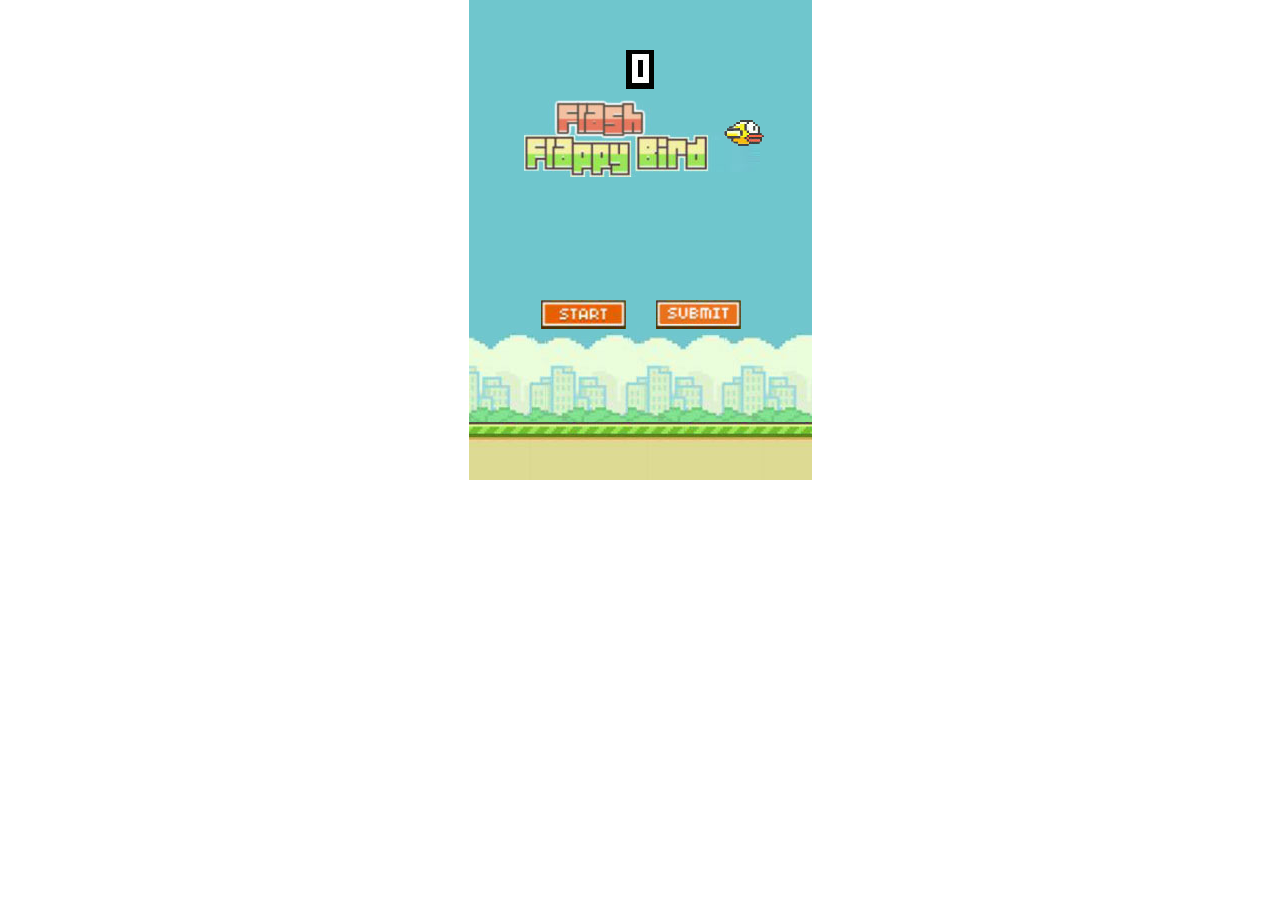
<file: Flappy bird/index.html>
<!DOCTYPE html>
<html>
	<head>
		<meta charset="UTF-8">
		<title>Flappy bird</title>
		<meta name="viewport" content="width=device-width, initial-scale=1.0, maximum-scale=1.0, user-scalable=0" />
		<link rel="stylesheet" href="css/bird.css" />
	</head>
	<body>
	<div class="fb_wrap" id="fbWrap">
		<!-- 游戏初始 -->
		<div class="game_start">
			<div class="scoring" id="scoring">
				<img src="images/0.jpg" alt="" />
			</div>
			<div class="head" id="head">
				<img src="images/head.jpg" alt="" />
				<span></span>
			</div>
			<div class="btns" id="btns">
				<span class="start_btn" id="start"></span>
				<span class="submit_btn" id="submit"></span>
			</div>
		</div>

		<!-- 移动条 -->
		<div class="slider">
			<img src="images/slider.jpg" alt="" />
			<img src="images/slider.jpg" alt="" />
		</div>

		<!-- 鸟 -->
		<div class="bird" id="flappyBird">
			<img src="images/bird0.png" alt="" />
		</div>

		<!-- 管道 -->
		<ul class="pipe_wrap" id="pipeWrap">              
			<!-- <li class="pipe" style="left:200px;">
				<div class="top_pipe">
					<div style="height:120px;"></div>
				</div>
				<div class="bottom_pipe">
					<div style="height:180px;"></div>
				</div>
			</li> -->
		</ul>

		<!-- 游戏结束 -->
		<div class="gameover_wrap">
			<div class="g_img" id="gameover">
				<img src="images/game_over.jpg" alt="" />
			</div>
			<div class="g_msg" id="message">
				<span id="endScoring">1</span>
				<em id="oldScoring">2</em>
			</div>
			<div class="g_btn" id="okBtn">
				<img src="images/ok.jpg" alt="" />
			</div>
		</div>
		
		<!-- 游戏音乐 -->
		<audio id="gameMusic" loop src="source/game_music.mp3"></audio>
		<audio id="bullet" src="source/bullet.mp3"></audio>
		<audio id="gameOverMusic" src="source/game_over.mp3"></audio>
	</div>
	</body>
	<script type="text/javascript" src="js/game.js"></script>
</html>
</file>
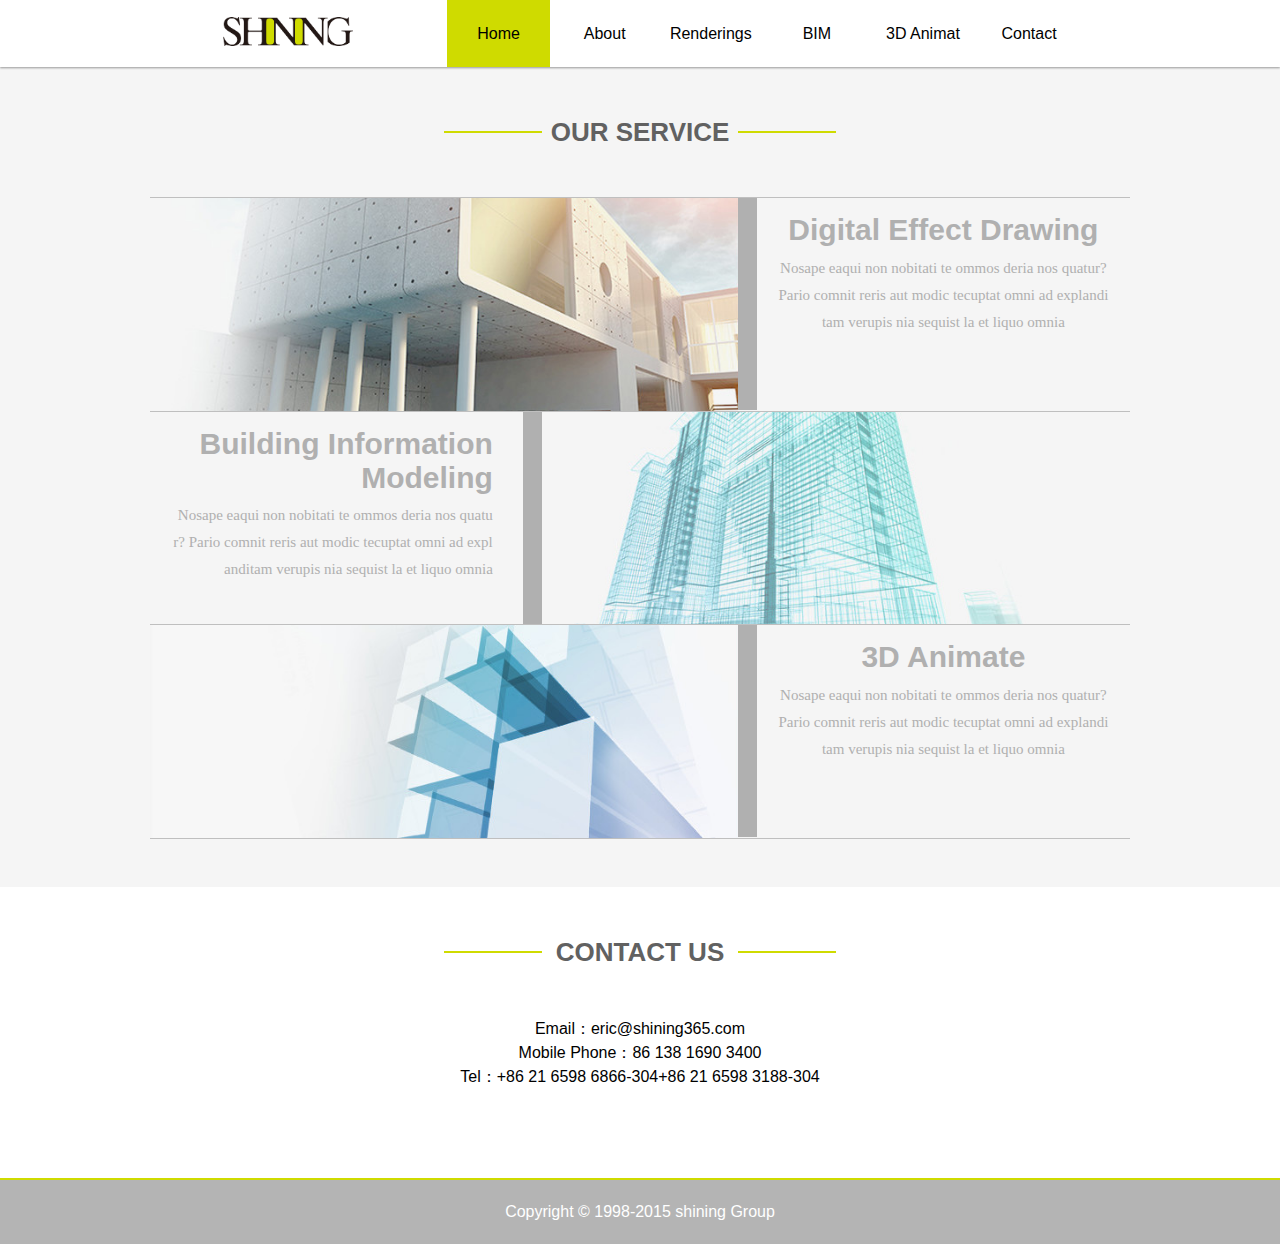
<file: 写意英文网/index.html>
<!DOCTYPE html>
<html>

	<head>
		<meta name="viewport" content="width=device-width,initial-scale=1,minimum-scale=1,maximum-scale=1,user-scalable=no" />
		<meta charset="utf-8" />
		<title>Shining for English</title>
		<link rel="stylesheet" type="text/css" href="css/reset.css" />
		<link rel="stylesheet" type="text/css" href="css/common.css" />
		<link rel="stylesheet" type="text/css" href="css/nav.css" />
		<!--<link rel="stylesheet" type="text/css" href="css/footer.css" />-->
		<link rel="stylesheet" type="text/css" href="css/footer2.css" />
		<link rel="stylesheet" type="text/css" href="css/about.css" />
		<link rel="stylesheet" type="text/css" href="css/index.css" />
		<script src="js/jquery-1.11.3.min.js" type="text/javascript" charset="utf-8"></script>
	</head>

	<body>
		<div id="wrap">
			<!--头部-->
			<div id="head">
				<div class="head_wrap">
					<div class="j_nav_wrap">

						<!--导航栏-->
						<ul class="j_nav">
							<li class="j_nativ_logo">
								<div class="logo_wrap">
									<a href="###"><img src="img/shininglogo.png" alt="写意集团" /></a>
								</div>
							</li>
							<input type="button" name="buttonnav" id="buttonnav" value="" />
							<ul class="j_nativ_list">
								<li class="j_nativ_list1"></li>
								<li class="j_nativ_list1"></li>
								<li class="j_nativ_list1"></li>
								<li class="j_nativ_list1"></li>
								<li class="j_nativ_list1"></li>
								<li class="j_nativ_list1"></li>
							</ul>
							<ul class="j_nativ_list">
								<li class="j_nativ_list1 j_nativ_listgreen"><a href="index.html">Home</a></li>
								<li class="j_nativ_list1"><a href="html/about.html">About</a></li>
								<li class="j_nativ_list1"><a href="html/drawing.html">Renderings</a></li>
								<li class="j_nativ_list1"><a href="html/bim.html">BIM</a></li>
								<li class="j_nativ_list1"><a href="html/3Danimate.html">3D Animat</a></li>
								<li class="j_nativ_list1"><a href="html/contact_us.html">Contact</a></li>
							</ul>
						</ul>
					</div>
				</div>
			</div>

			<div class="aboutwrap padding">
				<div class="j_content_wrap">
					<div class="j_content">
						<!--<div class="j_content_img"><img src="../img/about_logo.jpg" /></div>-->
						<div class="footer_wrap1">
							<div class="j_contact_us">
								<div class="title_wrap">
									<div class="line_title">
										<i></i>
										<span>OUR SERVICE</span>
										<i></i>
									</div>
								</div>
							</div>
						</div>

						<div class="j_ourservice">
							
							
							
							<ul class="j_ourservice_list">
								<li class="j_ourservice_list_img">
									<a href="###">
										<span class="displaya">
											<img  class="needfirst"  src="img/en_a1.jpg" /><img src="img/en_a2.jpg" />
										</span>
										
									</a>
								</li>
								<li class="j_ourservice_list_column"></li>
								<li class="j_ourservice_list_text">
									<h6>Digital Effect Drawing</h6>
									<p>Nosape eaqui non nobitati te ommos deria nos quatur? Pario comnit reris aut modic tecuptat omni ad explanditam verupis nia sequist la et liquo omnia </p>
								</li>
							</ul>
							
							
							
							
							<ul class="j_ourservice_list">
								<li class="j_ourservice_list_img">
									<a href="###">
										<span class="displaya">
										<img class="needfirst" src="img/en_b1.jpg" /><img src="img/en_b2.jpg" />
										</span>
									</a>
								</li>
								<li class="j_ourservice_list_column"></li>
								<li class="j_ourservice_list_text">
									<h6>Building Information Modeling</h6>
									<p>Nosape eaqui non nobitati te ommos deria nos quatur? Pario comnit reris aut modic tecuptat omni ad explanditam verupis nia sequist la et liquo omnia</p>
								</li>
							</ul>
							
							
							
							<ul class="j_ourservice_list">
								<li class="j_ourservice_list_img">
									<a href="###">
										<span class="displaya">
										<img class="needfirst" src="img/en_c1.jpg" /><img src="img/en_c2.jpg" />
									</span>
									</a>
								</li>
								<li class="j_ourservice_list_column"></li>
								<li class="j_ourservice_list_text">
									<h6>3D Animate</h6>
									<p>Nosape eaqui non nobitati te ommos deria nos quatur? Pario comnit reris aut modic tecuptat omni ad explanditam verupis nia sequist la et liquo omnia</p>
								</li>
							</ul>
							
							
							
						</div>

					</div>
				</div>
			</div>

		</div>
		</div>
		<!--底部-->
		<!--CONTACT US-->
		<div id="footer">
			<div class="footer_wrap1">

				<div class="j_contact_us">
					<div class="title_wrap">

						<div class="line_title">
							<i></i>
							<span>CONTACT US</span>
							<i></i>
						</div>
					</div>
					<ul class="j_contact_us_list">
						<li class="j_email">Email：eric@shining365.com</li>
						<li class="j_mobilephone">Mobile Phone：86 138 1690 3400</li>
						<li class="j_tel"><span>Tel：+86 21 6598 6866-304</span><span>+86 21 6598 3188-304</span></li>
					</ul>

				</div>
				<div class="j_footer">
					<span class="j_copyright">
	Copyright © 1998-2015 shining Group
	</span>
				</div>
			</div>
		</div>

		</div>

		</div>
	</body>
	<script src="js/index.js" type="text/javascript" charset="utf-8"></script>
	<script src="js/nav.js" type="text/javascript" charset="utf-8"></script>

</html>
</file>
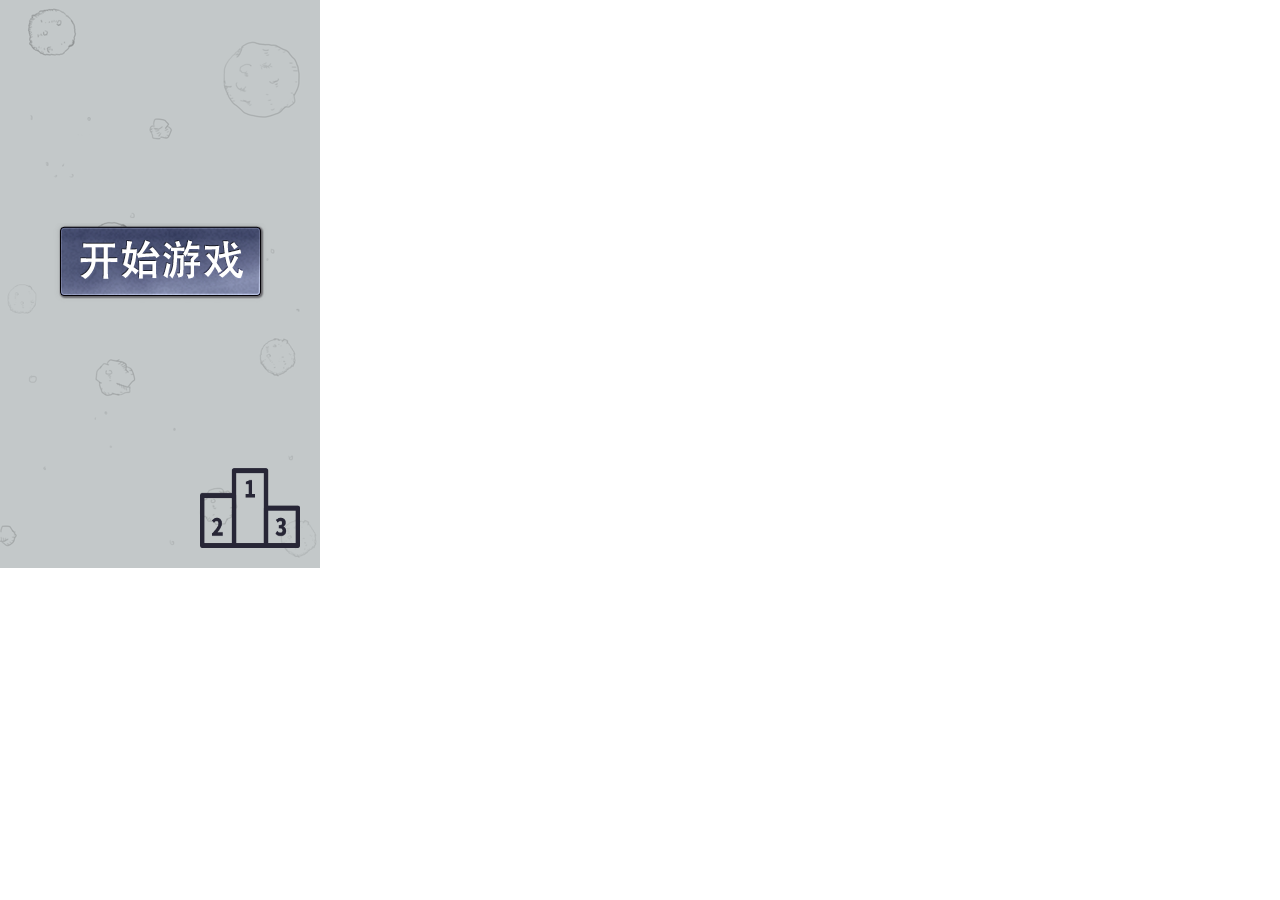
<file: 微信飞机大战1.0/index.html>
<!--
	1. 预加载模块，菜单界面，排行榜
	2. 服务器储存
	3. 游戏功能
	 3.1 降落伞道具
-->

<!DOCTYPE html>
<html>

	<head>
		<meta charset="utf-8">
		<meta name="viewport" content="initial-scale=1.0, maximum-scale=1.0, user-scalable=no" />
		<title>打飞机</title>
		<link rel="stylesheet" href="css/reset.css" />
		<style type="text/css">
			.loading {
				position: absolute;
				text-align: center;
				vertical-align: middle;
				background-image: url(img/plane/background.png);
				background-size: 100% 100%;
			}
			
			.loading img {
				top: 50%;
				left: 50%;
				position: absolute;
				margin-top: -15px;
				margin-left: -15px;
			}
			
			canvas {
				position: absolute;
				display: none;
			}
			
			.score {
				position: absolute;
				top: 20px;
				left: 20px;
				font-size: 2em;
			}
			/*开始界面布局*/
			
			.entry {
				background-image: url(img/plane/background.png);
				position: relative;
				overflow: hidden;
				z-index: 5;
			}
			
			.start {
				display: block;
				margin: 0 auto;
				margin-top: 50%;
			}
			
			.Ftitle {
				width: 200px;
				height: 70px;
				text-align: center;
				line-height: 70px;
				font-weight: bold;
				font-size: 20px;
			}
			
			.rgt {
				width: 200px;
				height: 150px;
				background-color: #c3c8c9;
				border: 1px solid black;
				border-radius: 10px;
				margin: 0 auto;
				margin-top: 50%;
				position: relative;
				display: none;
			}
			
			.Fstart {
				width: 80px;
				height: 20px;
				border: 1px solid black;
				border-radius: 3px;
				text-align: center;
				line-height: 20px;
				float: left;
				position: absolute;
				bottom: 10px;
				left: 10px;
				color: #000000;
				font-weight: bold;
			}
			
			.Framp {
				width: 80px;
				height: 20px;
				border: 1px solid black;
				border-radius: 3px;
				text-align: center;
				line-height: 20px;
				float: right;
				position: absolute;
				bottom: 10px;
				right: 10px;
				color: #000000;
				font-weight: bold;
			}
			
			.Franking {
				width: 100px;
				height: 80px;
				position: absolute;
				bottom: 20px;
				right: 20px;
			}
			
			.FrankingDiv {
				width: 300px;
				height: 70%;
				background-color: #c3c8c9;
				border: 1px solid black;
				border-radius: 10px;
				margin: 0 auto;
				margin-top: 20%;
				position: relative;
				display: none;
			}
			
			.FtitleKing {
				width: 150px;
				height: 30px;
				font-size: 20px;
				text-align: center;
				line-height: 30px;
				margin: 0 auto;
			}
			
			.FReturns {
				width: 100px;
				height: 20px;
				font-size: 20px;
				font-weight: bold;
				position: absolute;
				bottom: 20px;
				left: 20px;
				display: none;
			}
			
			.FRank {
				width: 300px;
				height: 30px;
				overflow: hidden;
				border-bottom: 1px solid black;
				display: flex;
				justify-content: center;
			}
			
			.Fno,
			.Fname,
			.FScore {
				float: left;
				width: 90px;
				height: 25px;
				text-align: center;
				line-height: 25px;
			}
			
			.FPrompt {
				color: red;
				font-size: 12px;
				width: 70px;
				height: 15px;
				position: absolute;
				left: 50%;
				margin-left: -10px;
				display: none;
			}
			
			.FgameMenu {
				width: 200px;
				height: 130px;
				background-color: #c3c8c9;
				border: 1px solid black;
				border-radius: 10px;
				position: absolute;
				top: 50%;
				left: 50%;
				margin-left: -100px;
				margin-top: -65px;
				display: none;
			}
			
			.Fgame {
				width: 80px;
				height: 30px;
				border: 1px solid black;
				border-radius: 3px;
				text-align: center;
				line-height: 30px;
				color: #000000;
				font-weight: bold;
				position: absolute;
				left: 50%;
				bottom: 20px;
				margin-left: -40px;
			}
			
			.FgemaScore {
				color: black;
				font-size: 30px;
				text-align: center;
				height: 50px;
				margin-top: 20px;
			}
		</style>
	</head>

	<body>
		<div class="entry">
			<!--开始游戏按钮-->
			<img src="img/plane/198c05c93875dc53a7ac28a3a814bfe5.png" class="start" />
			<!--输入姓名-->
			<div class="rgt">
				<p class="Ftitle">请输入姓名</p>
				&nbsp;姓名： <input type="text" name="name" value="" class="Finname" />
				<br />
				<p class="FPrompt">请输入正确姓名</p>
				<br />
				<p class="Fstart">进入游戏</p>
				<p class="Framp">返回主页</p>
			</div>
			<!--排行榜-->
			<img src="img/plane/788d2e2569be6ddcad8e4a6a64d06d37.png" class="Franking" />
			<div class="FrankingDiv">
				<p class="FtitleKing">排行榜</p>
				<div class="FRank">
					<p class="Fno">排名</p>
					<p class="Fname">姓名</p>
					<p class="FScore">分数</p>
				</div>
				<!--<div class="FRank"><p class="Fno">排名</p><p class="Fname">姓名</p><p class="FScore">分数</p></div>-->
			</div>
			<p class="FReturns">返回</p>
		</div>
		<div class="loading">
			<img src="img/plane/loading.gif" />
		</div>
		<canvas></canvas>
		<div class="score">得分：0</div>
		<div class="FgameMenu">
			<p class="FgemaScore">得分：10000</p>

			<p class="Fgame">确定</p>
		</div>

		<!--音乐-->
		<div id="audiocontainer" style="display:none">
			<audio id="bgsound" loop="loop" autoplay="autoplay" src="">
			</audio>
			<audio id="bulletsound" src="audio/bullet.mp3">
			</audio>
			<audio id="enemy3sound" src="audio/enemy3_down.mp3">
			</audio>
			<audio id="gameoversound" src="audio/game_over.mp3">
			</audio>
		</div>
	</body>
	<script type="text/javascript">
		var loadDiv = document.querySelector(".loading");
		var loadImg = loadDiv.querySelector("img");
		var canvas = document.querySelector("canvas");
		var scoreDiv = document.querySelector(".score");
		var ctx = canvas.getContext("2d");
		var timer = null;
		var scoreAll = 0;

		var bgsound = document.getElementById('bgsound');
		var bulletsound = document.getElementById('bulletsound');
		var enemy3sound = document.getElementById('enemy3sound');
		var gameoversound = document.getElementById('gameoversound');
		//判断设备是否是pc
		function isPc() { 
			var de = new Array("iPhone", "Android", "iPod", "iPad", "Windows Phone", "SymbianOS");
			var info = navigator.userAgent;
			for(var i = 0; i < de.length; i++) {
				if(info.indexOf(de[i]) > -1) {
					return false;
				}
			}
			return true;
		}
		//更改canvas的大小
		if(isPc()) {
			canvas.width = 320;
			canvas.height = 568;
		} else {
			canvas.width = window.innerWidth;
			canvas.height = window.innerHeight;
		}
		var cw = canvas.width;
		var ch = canvas.height;
		//验证
		//		console.log(canvas.width);
		//		console.log(canvas.height);
		loadDiv.style.width = canvas.width + "px";
		loadDiv.style.height = canvas.height + "px";
		//预加载图片
		var loadArr = [];
		var pair = [];
		var pic_load = ["img/plane/background.png", "img/plane/bomb.png", "img/plane/bullet1.png", "img/plane/bullet2.png", "img/plane/enemy1.png", "img/plane/enemy2.png", "img/plane/enemy3.png", "img/plane/herofly.png", "img/plane/prop.png", "img/plane/bull3.png"];
		for(var i = 0; i < pic_load.length; i++) {
			var img = new Image();
			img.index = i;
			img.src = pic_load[i];
			pair[i] = img;
			img.onload = function() {
				loadArr.push(this);
				if(loadArr.length == pic_load.length) {
					FzqEntry();
				}
			}
		}
		var bgImg = pair[0]; //背景
		var bombImg = pair[1]; //炸弹
		var bull1 = pair[2]; //子弹1
		var bull2 = pair[3]; //子弹2
		var enemy1 = pair[4]; //敌机1
		var enemy2 = pair[5]; //敌机2
		var enemy3 = pair[6] //敌机3
		var hero = pair[7]; //我方飞机
		var prop = pair[8]; //降落伞奖励
		var bull3 = pair[9]; //激光
		function animate() {
			//清空画布
			ctx.clearRect(0, 0, cw, ch);
			//背景滚动
			bgScroll();
			//绘制飞机
			heroPlayer.draw();
			//绘制敌机
			drawEnemy();
			//绘制子弹
			drawBullert();
			//绘制奖励
			drawGift();
			//绘制炸弹图标
			drawBombs();
			/*****/
			drawCirl();
		}
		var typeTime2 = 0;
		var typeTime3 = 0;
		var bombNums = 0;

		function drawGift() {
			var giftNums = fnRand(0, 10000);
			if(bullType == 2 && typeTime2 > 0) {
				typeTime2 -= 30;
			} else if(bullType == 2 && typeTime2 <= 0) {
				bullType = 1;
			}
			if(bullNum == 3 && typeTime3 > 0) {
				typeTime3 -= 30;
			} else {
				bullNum = 8;
			}
			if(giftNums > 9900) {
				var giftKind = fnRand(0, 3);
				var gift = null;
				switch(giftKind) {
					case 1:
						gift = new Gifts(1, fnRand(2, 8), fnRand(0, window.innerWidth - 39), 0, 39, 68);
						break;
					case 2:
						gift = new Gifts(2, fnRand(2, 8), fnRand(0, window.innerWidth - 39), 0, 39, 68);
						break;
					case 3:
						gift = new Gifts(3, fnRand(2, 8), fnRand(0, window.innerWidth - 39), 0, 39, 68);
						break;
					default:
						break;
				}
				giftArrs.push(gift);
			}
			for(var i = 0; i < giftArrs.length; i++) {
				giftArrs[i].move();
				if(isCrash(heroPlayer, giftArrs[i])) {
					switch(giftArrs[i].kind) {
						case 1:
							if(bombNums < 3) {
								bombNums++;
							}
							break;
						case 2:
							bullType = 2;
							typeTime2 = 20000;
							break;
						case 3:
							bullNum = 3;
							typeTime3 = 20000;
							break;
						default:
							break;
					}
					giftArrs.splice(i, 1);
					i--;
				}
			}
		}
		//绘制炸弹图标
		function drawBombs() {
			if(bombNums > 0) {
				for(var i = 0; i < bombNums; i++) {
					ctx.drawImage(bombImg, 30 + 50 * i, window.innerHeight - 65);
				}
			}
		}
		//创建奖励构造函数
		function Gifts(kind, speed, x, y, w, h) {
			this.kind = kind;
			this.speed = speed;
			this.x = x;
			this.y = y;
			this.w = w;
			this.h = h;
		}
		Gifts.prototype.move = function() {
			this.y += this.speed;
			ctx.drawImage(prop, this.w * (this.kind - 1), 0, this.w, this.h, this.x, this.y, this.w, this.h);
		}
		var giftArrs = [];

		

		function bgScroll() {
			bgy += 5;
			bgy > ch ? bgy = 0 : null;
			ctx.drawImage(bgImg, 0, bgy, cw, ch);
			ctx.drawImage(bgImg, 0, bgy - ch, cw, ch);
		}
		//背景滚动参数
		var bgy = 0;
		var heroPlayer = {
			x: cw / 2 - 33,
			y: ch - 82,
			w: 66,
			h: 82,
			picX: 0,
			ex: 0,
			isBol: false,
			flips: 0,
			draw: function() {
				this.flips++;
				//				console.log(this.flips);
				if(this.flips == 5) {
					this.flips = 0;
				}
				if(this.isBol && this.picX != 4) {
					this.picX += 0.1;

					//					alert(1);
					if(submited == 0) {
						submitScore(1);
						submited = 1;
						bulletsound.pause();
						//死亡弹窗
						var FgameMenu = document.querySelector(".FgameMenu");
						var FgameScore = document.querySelector(".FgemaScore");
						ctx.clearRect(0, 0, cw, ch);
						clearInterval(timer);
						bgScroll()
						FgameScore.innerHTML = scoreDiv.innerHTML;
						FgameMenu.style.display = "block";
						scoreDiv.style.display = "none";
						gameoversound.play();
						bgsound.src = "";
						bulletsound.src = "";

					}
				}
				if(!this.isBol && this.picX == 0 && this.flips == 4) {
					this.picX = 1;
				} else if(!this.isBol && this.picX == 1 && this.flips == 4) {
					this.picX = 0;
				}
				ctx.drawImage(hero, this.w * Math.floor(this.picX), 0, this.w, this.h, this.x, this.y, this.w, this.h);
			}
		}
		var enemyArr = []; //用来储存敌机对象
		var enemyNum = 200; //随机数的取值范围，用来限制出现敌机的概率
		var submited = 0;
		//		敌机构造函数
		function Enemy(x, y, w, h, img, speed, hp, picMax, score) {
			this.x = x;
			this.y = y;
			this.w = w;
			this.h = h;
			this.img = img;
			this.speed = speed;
			this.hp = hp;
			this.picX = 0;
			this.picMax = picMax;
			this.clear = false;
			this.score = score;
		}
		Enemy.prototype.move = function() {
				this.y += this.speed;
				if(this.hp <= 0) {
					this.picX += 0.5;
					if(this.picX >= this.picMax) {
						this.clear = true;
						enemy3sound.play();

						/****得分****/
						scoreAll += this.score;
						scoreDiv.innerHTML = "得分：" + scoreAll;
						return;
					}
				}
				ctx.drawImage(this.img, Math.floor(this.picX) * this.w, 0, this.w, this.h, this.x, this.y, this.w, this.h);
			}
			//随机数
		function fnRand(min, max) {
			return Math.ceil(Math.random() * (max - min) + min);
		}
		//创建敌机
		function creatEnemy() {
			var num = fnRand(0, 200);
			var y = 0;
			var x = 0;
			var w = 0;
			var h = 0;
			var img = null;
			var hp = 0;
			var speed = 0;
			var picMax = 0;
			var score = 0;
			if(num <= 10) {
				if(num == 10) {
					//创建大型敌机
					x = fnRand(0, cw - 110);
					y = -164;
					w = 110;
					h = 164;
					img = enemy2;
					hp = 600;
					speed = fnRand(2, 3);
					picMax = 9;
					score = 600;
				} else if(num > 7) {
					//创建中型敌机
					x = fnRand(0, cw - 46);
					y = -64;
					w = 46;
					h = 64;
					img = enemy3;
					hp = 300;
					speed = fnRand(2, 5);
					picMax = 5;
					score = 200;
				} else {
					//创建小型敌机
					x = fnRand(0, cw - 38);
					y = -34;
					w = 38;
					h = 34;
					img = enemy1;
					hp = 300;
					speed = fnRand(2, 7);
					picMax = 4;
					score = 100;
				}
				var enemy = new Enemy(x, y, w, h, img, speed, hp, picMax, score);
				enemyArr.push(enemy);
			}
		}
		//绘制敌机
		function drawEnemy() {
			creatEnemy();
			for(var i = 0; i < enemyArr.length; i++) {
				enemyArr[i].move();
				if(isCrash(heroPlayer, enemyArr[i])) {
					heroPlayer.isBol = true;

					continue;
				}
				if(enemyArr[i].y >= ch || enemyArr[i].clear) {
					//这个敌机飞出了屏幕
					enemyArr.splice(i, 1);
					i--;
				}
			}
		}
		//子弹
		var bullArr = [];
		var bullNum = 8; //用来控制子弹的时间间隔
		var bn = 0; // 同上， 配合使用
		var bullType = 1; //1就是1排子弹 2就是2排子弹
		var lightBull = null;

		function Bullert(x, y, w, h, img, hurt) {
			this.x = x;
			this.y = y;
			this.w = w;
			this.h = h;
			this.img = img;
			this.hurt = hurt;
			this.speed = 9;
		}
		Bullert.prototype.move = function() {
				if(this.hurt == 300) {

					this.x = heroPlayer.x + heroPlayer.w / 2 - 15;
					this.y = heroPlayer.y - this.h;
					ctx.drawImage(this.img, this.x, this.y, this.w, this.h);
				} else {
					this.y -= this.speed;
					ctx.drawImage(this.img, this.x, this.y, this.w, this.h);
				}
				//				this.y -= this.speed;
				//				ctx.drawImage(this.img, this.x, this.y, this.w, this.h);
			}
			//创建子弹
		function createBullert() {
			bn++;
			if(bullType != 3) {
				bulletsound.play();
			}

			if(bn > 140) {
				bn = 1;
			}
			if(bn % bullNum == 0 && heroPlayer.isBol == false) {
				var x = 0;
				var y = 0;
				var w = 0;
				var h = 0;
				var bullert = null;
				var img = null;
				var hurt = 0;
				if(bullType == 1) {
					//1排子弹
					x = heroPlayer.x + heroPlayer.w / 2 - 3;
					y = heroPlayer.y - 14;
					w = 6;
					h = 14;
					bullert = new Bullert();
					img = bull1;
					hurt = 100;
				} else if(bullType == 3) {
					x = heroPlayer.x + heroPlayer.w / 2 - 15;
					y = heroPlayer.y - 300;
					w = 30;
					h = 600;
					bullert = new Bullert();
					img = bull3;
					hurt = 300;
				} else {
					//2排子弹
					x = heroPlayer.x + heroPlayer.w / 2 - 24;
					y = heroPlayer.y - 14;
					w = 48;
					h = 14;
					bullert = new Bullert();
					img = bull2;
					hurt = 200;

				}
				//				bullert = new Bullert(x, y, w, h, img, hurt);
				if(bullType != 3 && xuli == false) {
					bullert = new Bullert(x, y, w, h, img, hurt);
					bullArr.push(bullert);
					for(var i = 0; i < bullArr.length; i++) {
						if(bullArr[i].hurt == 300) {
							bullArr.splice(i, 1);
							i--;
						}
					}
				} else if(shotlight == 0 && bullType == 3) {
					bullert = new Bullert(x, y, w, h, img, hurt);
					bullArr.push(bullert);
					shotlight == 1;
				}

				//				bullArr.push(bullert);
			}
		}
		var shotlight = 0;

		function drawBullert() {

			createBullert();
			for(var i = 0; i < bullArr.length; i++) {

				bullArr[i].move();
				if(bullArr[i].y < -14 && bullArr[i].hurt != 300) {
					//这个zidan飞出了屏幕
					bullArr.splice(i, 1);
					i--;
					continue;
				}
				var a = i;

				for(var j = 0; j < enemyArr.length; j++) {
					if(isCrash(bullArr[a], enemyArr[j]) && enemyArr[j].hp > 0 && !heroPlayer.isBol) {
						//碰到了
						//敌机减血量
						enemyArr[j].hp -= bullArr[a].hurt;
						//						bullArr.splice(a, 1);
						//						i--;
						if(bullArr[a].hurt != 300) {
							bullArr.splice(a, 1);
							i--;
						}
						//结束内部循环
						break;
					}
				}
			}
		}

		function isCrash(first, second) {
			var l1 = first.x;
			var t1 = first.y;
			var r1 = first.w + first.x;
			var b1 = first.h + first.y;

			var l2 = second.x;
			var t2 = second.y;
			var r2 = second.w + second.x;
			var b2 = second.h + second.y;

			if(l2 > r1 || r2 < l1 || t1 > b2 || b1 < t2) {
				return false;
			} else {
				return true;
			}
		}
		//键盘操作事件
		var hl = false;
		var ht = false;
		var hr = false;
		var hb = false;
		//气功波
		var xuli = false;
		var xuliNums = 0;
		//用来对heroPlayer的参数进行变化
		function heroMove() {
			if(hl) {
				heroPlayer.x -= 10;
			}
			if(ht) {
				heroPlayer.y -= 10;
			}
			if(hr) {
				heroPlayer.x += 10;
			}
			if(hb) {
				heroPlayer.y += 10;
			}
			if(xuli) {
				xuliNums += 30;
			}
			heroPlayer.draw();
		}
		var keyTimer = setInterval(heroMove, 30);
		document.addEventListener("keydown", function(event) {
			var e = event || window.event;
			//			console.log(e.keyCode);
			switch(e.keyCode) {
				case 37:
					hl = true;
					break;
				case 38:
					ht = true;
					break;
				case 39:
					hr = true;
					break;
				case 40:
					hb = true;
					break;
				case 32:
					if(heroPlayer.isBol == false && bombNums > 0) {
						boom();
					}
					break;
				case 65:
					xuli = true;
					break;
				default:
					break;
			}
		}, false);
		document.addEventListener("keyup", function(event) {
			var e = event || window.event;
			switch(e.keyCode) {
				case 37:
					hl = false;
					break;
				case 38:
					ht = false;
					break;
				case 39:
					hr = false;
					break;
				case 40:
					hb = false;
					break;
				case 65:
					xuli = false;
					var playX = heroPlayer.x + heroPlayer.w / 2;
					var playY = heroPlayer.y + heroPlayer.h / 2;
					var cirl = new cirlShot(playX, playY, xuliNums / 10, xuliNums / 200, xuliNums);
					cirlArr.push(cirl);
					xuliNums = 0;
					break;
				default:
					break;
			}
		}, false);
		//触屏事件
		canvas.addEventListener("touchstart", touchStart, false);
		canvas.addEventListener("touchmove", function(event2) {
			if(isTouch) {
				var e2 = event2 || window.event;
				var x2 = e2.touches[0].clientX - canvas.offsetLeft;
				var y2 = e2.touches[0].clientY - canvas.offsetTop;
				heroPlayer.x = x2 - heroPlayer.w / 2;
				heroPlayer.y = y2 - heroPlayer.h / 2;
			}
		}, false);
		var isTouch = false;

		function touchStart(event) {
			var e = event || window.event;
			var x = e.touches[0].clientX - canvas.offsetLeft;
			var y = e.touches[0].clientY - canvas.offsetTop;
			if(e.touches.length == 2 && bombNums > 0 && heroPlayer.isBol == false) {
				boom();
			}
			if(x > heroPlayer.x && x < heroPlayer.x + heroPlayer.w && y > heroPlayer.y && y < heroPlayer.y + heroPlayer.h) {
				isTouch = true;
			} else {
				isTouch = false;
			}
		}

		function boom() {
			bombNums--;
			for(var i = 0; i < enemyArr.length; i++) {
				enemyArr[i].hp = 0;

			}
		}
		//		构造冲击波
		function cirlShot(x, y, hurt, w, maxR) {
			this.x = x;
			this.y = y;
			this.hurt = hurt;
			this.w = w;
			this.maxR = maxR;
			this.r = 0;
			this.appear = 0;
		}
		cirlShot.prototype.move = function() {
			if(this.appear == 0 && this.r < this.maxR) {
				this.r += 3;
				ctx.strokeStyle = "white";
				ctx.beginPath();
				ctx.lineWidth = this.w;
				ctx.arc(this.x, this.y, this.r, 0, Math.PI * 2, true);
				ctx.stroke();
				ctx.closePath();
			} else {
				this.appear == 1;
			}

		}
		var cirlArr = [];

		function drawCirl() {
			for(var i = 0; i < cirlArr.length; i++) {
				cirlArr[i].move();
				if(cirlArr[i].appear == 1) {
					cirlArr.splice(i, 0);
					i--;
				}
				for(var j = 0; j < enemyArr.length; j++) {
					var enemyX = enemyArr[j].x + enemyArr[j].w / 2;
					var enemyY = enemyArr[j].y + enemyArr[j].h / 2;
					var rrr = Math.sqrt((enemyX - cirlArr[i].x) * (enemyX - cirlArr[i].x) + (enemyY - cirlArr[i].y) * (enemyY - cirlArr[i].y));
					if(rrr > cirlArr[i].r && rrr < cirlArr[i].r + 15) {
						enemyArr[j].hp -= cirlArr[i].hurt;
					}
				}
			}
		}
		//使用AJAX提交请求
		function submitScore(aa) {
			var ajax = creatAjax();
			ajax.open("POST", "sortPlayer.php", false);
			ajax.setRequestHeader("content-Type", "application/x-www-form-urlencoded");
			var Finname = document.querySelector(".Finname");

			var data = {
				"type": aa,
				"name": Finname.value,
				"score": scoreAll
			}
			var arr = [];
			for(var key in data) {
				var row = key + "=" + data[key];
				arr.push(row);
			}
			var deTail = arr.join("&");
			ajax.onreadystatechange = function() {
				if(aa == 2) {
					//					alert(1);
					var back = ajax.responseText;
					console.log(JSON.parse(back));
					createAdd(JSON.parse(back));
				}
			}
			ajax.send(deTail);
		}

		function creatAjax() {
			var obj = {};
			if(window.ActiveXObject) {
				obj = new ActiveXObject();
			} else if(window.XMLHttpRequest) {
				obj = new XMLHttpRequest();
			}
			return obj;
		}

		function createAdd(arr) {
			var arrScort = [];
			var arrName = [];
			for(var i = 0; i < arr.length; i++) {
				arrScort.push(parseInt(arr[i]["score"]));
				arrName.push(arr[i]["name"]);
			}
			//			arrScort = quickSort(arrScort);
			var arrFinal = sortArrAndName(arrScort, arrName);
			//			var finalArrScort = [];
			//			var finalArrName = [];

			console.log(arrFinal);
			var FrankingDiv = document.querySelector(".FrankingDiv");
			var len = arrFinal[0].length - 1;
			for(var i = 0; i < Math.min(10, arrFinal[0].length); i++) {
				var newDiv = document.createElement("div");
				newDiv.innerHTML = '<p class="Fno">' + (i + 1) + '</p><p class="Fname">' + arrFinal[1][len - i] + '</p><p class="FScore">' + arrFinal[0][len - i] + '</p>';
				newDiv.className = "FRank dele";
				FrankingDiv.appendChild(newDiv);
			}
		}
  //冒泡排序
		function sortArrAndName(arr1, arr2) {
			for(var i = 0; i < arr1.length - 1; i++) {
				for(var j = 0; j < arr1.length - i - 1; j++) {
					if(arr1[j] > arr1[j + 1]) {
						var temp = arr1[j];
						arr1[j] = arr1[j + 1];
						arr1[j + 1] = temp;
						var nameTemp = arr2[j];
						arr2[j] = arr2[j + 1];
						arr2[j + 1] = nameTemp;
					}
				}
			}
			return [arr1, arr2];
		}

		//开始js
		function FzqEntry() {
			var entry = document.querySelector(".entry");
			var start = document.querySelector(".start");
			var Frgt = document.querySelector(".rgt");
			var Fstart = document.querySelector(".Fstart");
			var Framp = document.querySelector(".Framp");
			var Franking = document.querySelector(".Franking");
			var FrankingDiv = document.querySelector(".FrankingDiv");
			var FReturns = document.querySelector(".FReturns");
			var Finname = document.querySelector(".Finname");
			var FPrompt = document.querySelector(".FPrompt");
			if(isPc()) {
				entry.style.width = "320px";
				entry.style.height = "568px";
			} else {
				entry.style.width = window.innerWidth + "px";
				entry.style.height = window.innerHeight + "px";
			}
			loadDiv.style.display = "none";
			start.onclick = function() {
				start.style.display = "none";
				Frgt.style.display = "block";
				Franking.style.display = "none";

			}
			Framp.onclick = function() {
					start.style.display = "block";
					Frgt.style.display = "none";
					Franking.style.display = "block";
				}
				//开始游戏
			Fstart.onclick = function() {
				if(Finname.value.length > 0) {
					entry.style.display = "none";
					canvas.style.display = "block";
					bgsound.src = "audio/game_music.mp3";
					bgsound.volume = 0.5;
					timer = setInterval(animate, 30);
				} else {
					FPrompt.style.display = "block";
				}

			}
			Franking.onclick = function() {
				start.style.display = "none";
				FrankingDiv.style.display = "block";
				FReturns.style.display = "block";
				Franking.style.display = "none";
				//创建排行榜
				//发送ajax请求
				submitScore(2);
				//排名 创建DOM
			}
			FReturns.onclick = function() {
				var deles = document.querySelectorAll(".dele");
				for(var i = 0; i < deles.length; i++) {
					deles[i].remove();
				}
				start.style.display = "block";
				FrankingDiv.style.display = "none";
				FReturns.style.display = "none";
				Franking.style.display = "block";

			}

		}
		var fGameDiv = document.querySelector(".Fgame");
		fGameDiv.addEventListener("touchstart", function() {
			location.reload();
		}, false)
		fGameDiv.onclick = function() {
			location.reload();
		}
	</script>

</html>
</file>
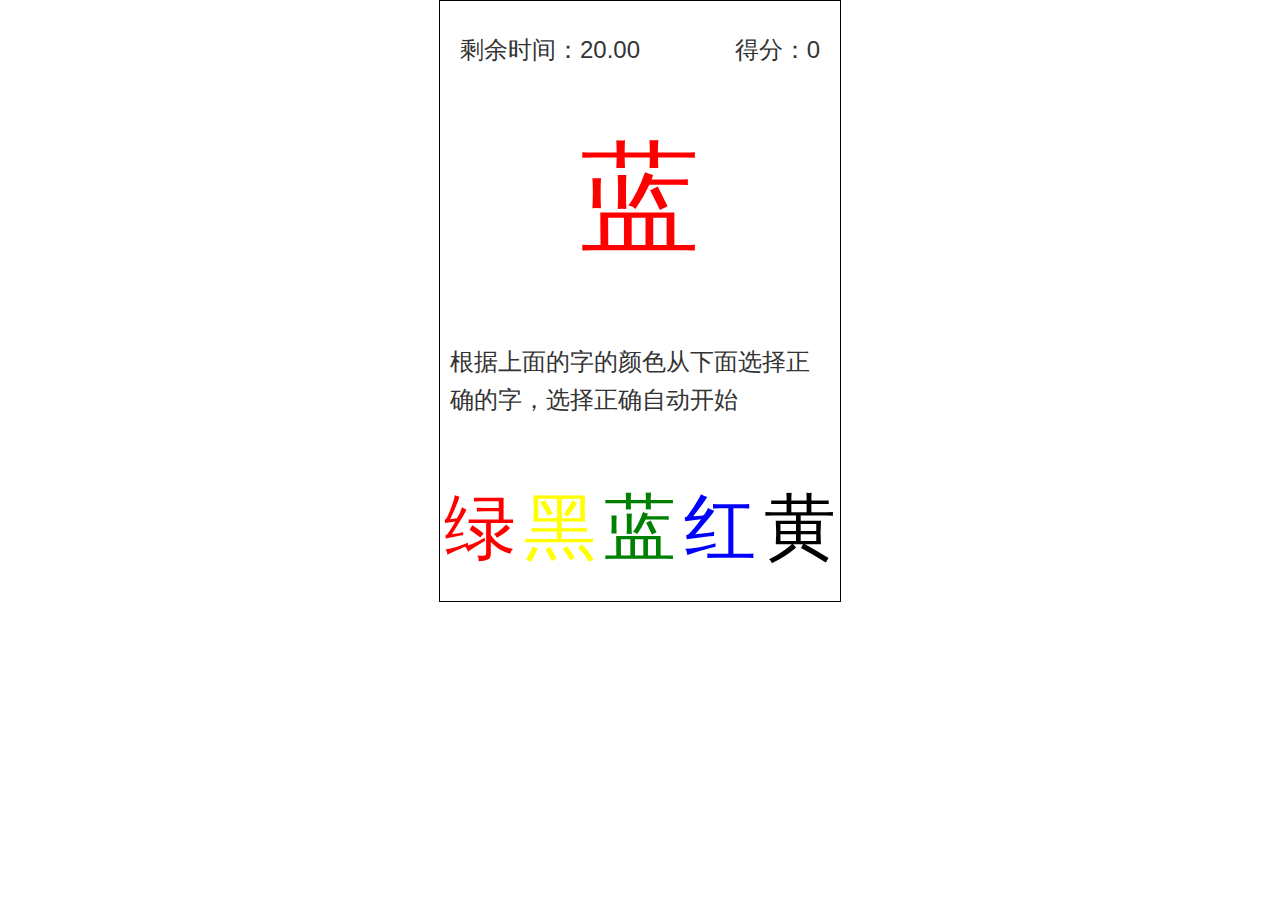
<file: 选字游戏/index.html>
<!DOCTYPE html>
<html>

	<head>
		<meta charset="utf-8" />
		<title>选字游戏</title>
		<link rel="stylesheet" type="text/css" href="css/reset.css" />
		<style>
			.wrap {
				width: 400px;
				height: 600px;
				border: 1px solid black;
				margin: 0 auto;
			}
			
			header {
				margin-top: 30px;
				height: 50px;
			}
			
			header p {
				font-size: 2em;
			}
			
			.resTime {
				float: left;
				margin-left: 20px;
			}
			
			.score {
				float: right;
				margin-right: 20px;
			}
			
			.show {
				margin-top: 20px;
				font-size: 10em;
				text-align: center;
			}
			
			.menu {
				font-size: 2em;
				width: 95%;
				margin: 0 auto;
				margin-top: 50px;
			}
			
			ul {
				display: flex;
				justify-content: space-around;
				font-size: 6em;
				margin-top: 50px;
			}
		</style>
	</head>

	<body>
		<div class="wrap">
			<header>
				<p class="resTime">剩余时间：20.00</p>
				<p class="score">得分：0</p>
			</header>
			<p class="show">黑</p>
			<p class="menu">根据上面的字的颜色从下面选择正确的字，选择正确自动开始</p>
			<ul>
				<li>黑</li>
				<li>红</li>
				<li>黄</li>
				<li>绿</li>
				<li>蓝</li>
			</ul>
		</div>
	</body>
	<script type="text/javascript">
		//产生随机数
		function fnRand(x) {
			return parseInt(Math.random() * x);
		}

		//获取html节点
		var wordArrs = new Array("黑", "红", "黄", "绿", "蓝");
		var colorArrs = new Array("black", "red", "yellow", "green", "blue");
		var liArrs = document.getElementsByTagName("li");
		var pResTime = document.querySelector(".resTime");
		var pShow = document.querySelector(".show");
		var pScore = document.querySelector(".score");
		//用来倒计时
		var timer = null;
		
		//用来计算得分
		var grade = 0;
		//总时间
		var allTime = 20;

		//		1. 修改.show的内容和颜色
		function fnChangeShow() {
			pShow.innerHTML = wordArrs[fnRand(5)];
			pShow.style.color = colorArrs[fnRand(5)];
		}
		fnChangeShow();

		//倒计时
		function cd() {
			timer = setInterval(function() {
				allTime -= 0.05;
				pResTime.innerHTML = "剩余时间：" + Math.abs(allTime).toFixed(2);
				if (allTime <= 0) {
					clearInterval(timer);
					timer = null;
					alert("Game over！");
				}
			}, 50);
		}
		
		//打乱数组
		function disArr() {
			var arr = new Array();
			for (var i = 0;i<5;i++){
				arr.push(i);
			}
			return arr.sort(function() {
				return 0.5 - Math.random();
			});
			// sort() 如果没有参数，则按照ASCII进行比较排列
			// sort()的工作原理是对一组数进行比较
			// 当参数大于等于0，这一组数不变
			// 当参数小于0，这一组数交换位置
		}
		//刷新选项列表
		function freshList() {
			var newWordArr = disArr();
			var newColorArr = disArr();
			for (var i = 0; i < newWordArr.length; i++) {
				liArrs[i].innerHTML = wordArrs[newWordArr[i]];
				liArrs[i].style.color = colorArrs[newColorArr[i]];
				liArrs[i].iColor = newWordArr[i];
				
			}
		}
		freshList();
		
		//修改得分情况
		function changeGrade() {
			grade ++;
			pScore.innerHTML = "得分：" + grade;
		}
		
		//为li添加点击事件
		for (var i = 0; i < liArrs.length; i++) {	
			liArrs[i].onclick = function() {
				if (colorArrs[this.iColor] == pShow.style.color) {
//					1. 计时
					if (grade == 0) {
					    cd();
					}
//					2. 得分
					changeGrade();
//					3. 改变pShow
					fnChangeShow();
//					4. 改变li列表
					freshList();
				}
			}
		}
	</script>

</html>
</file>
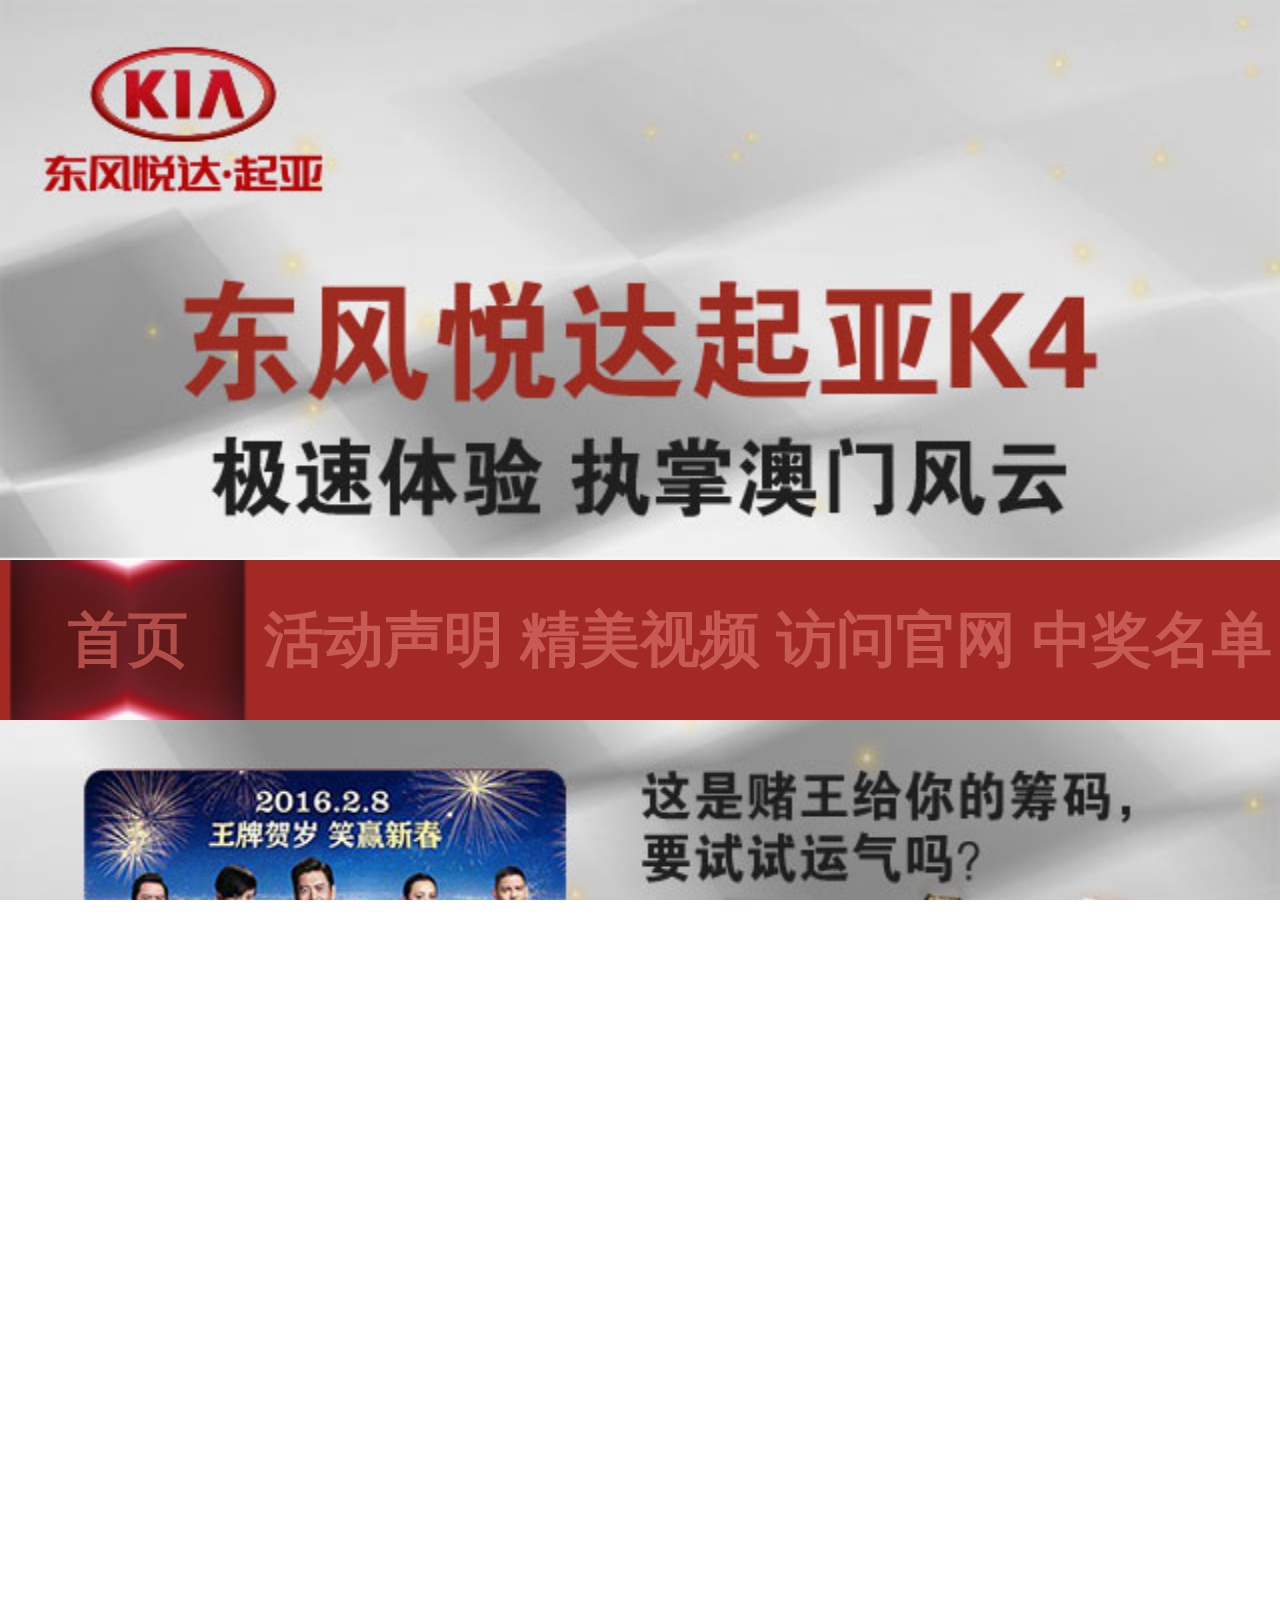
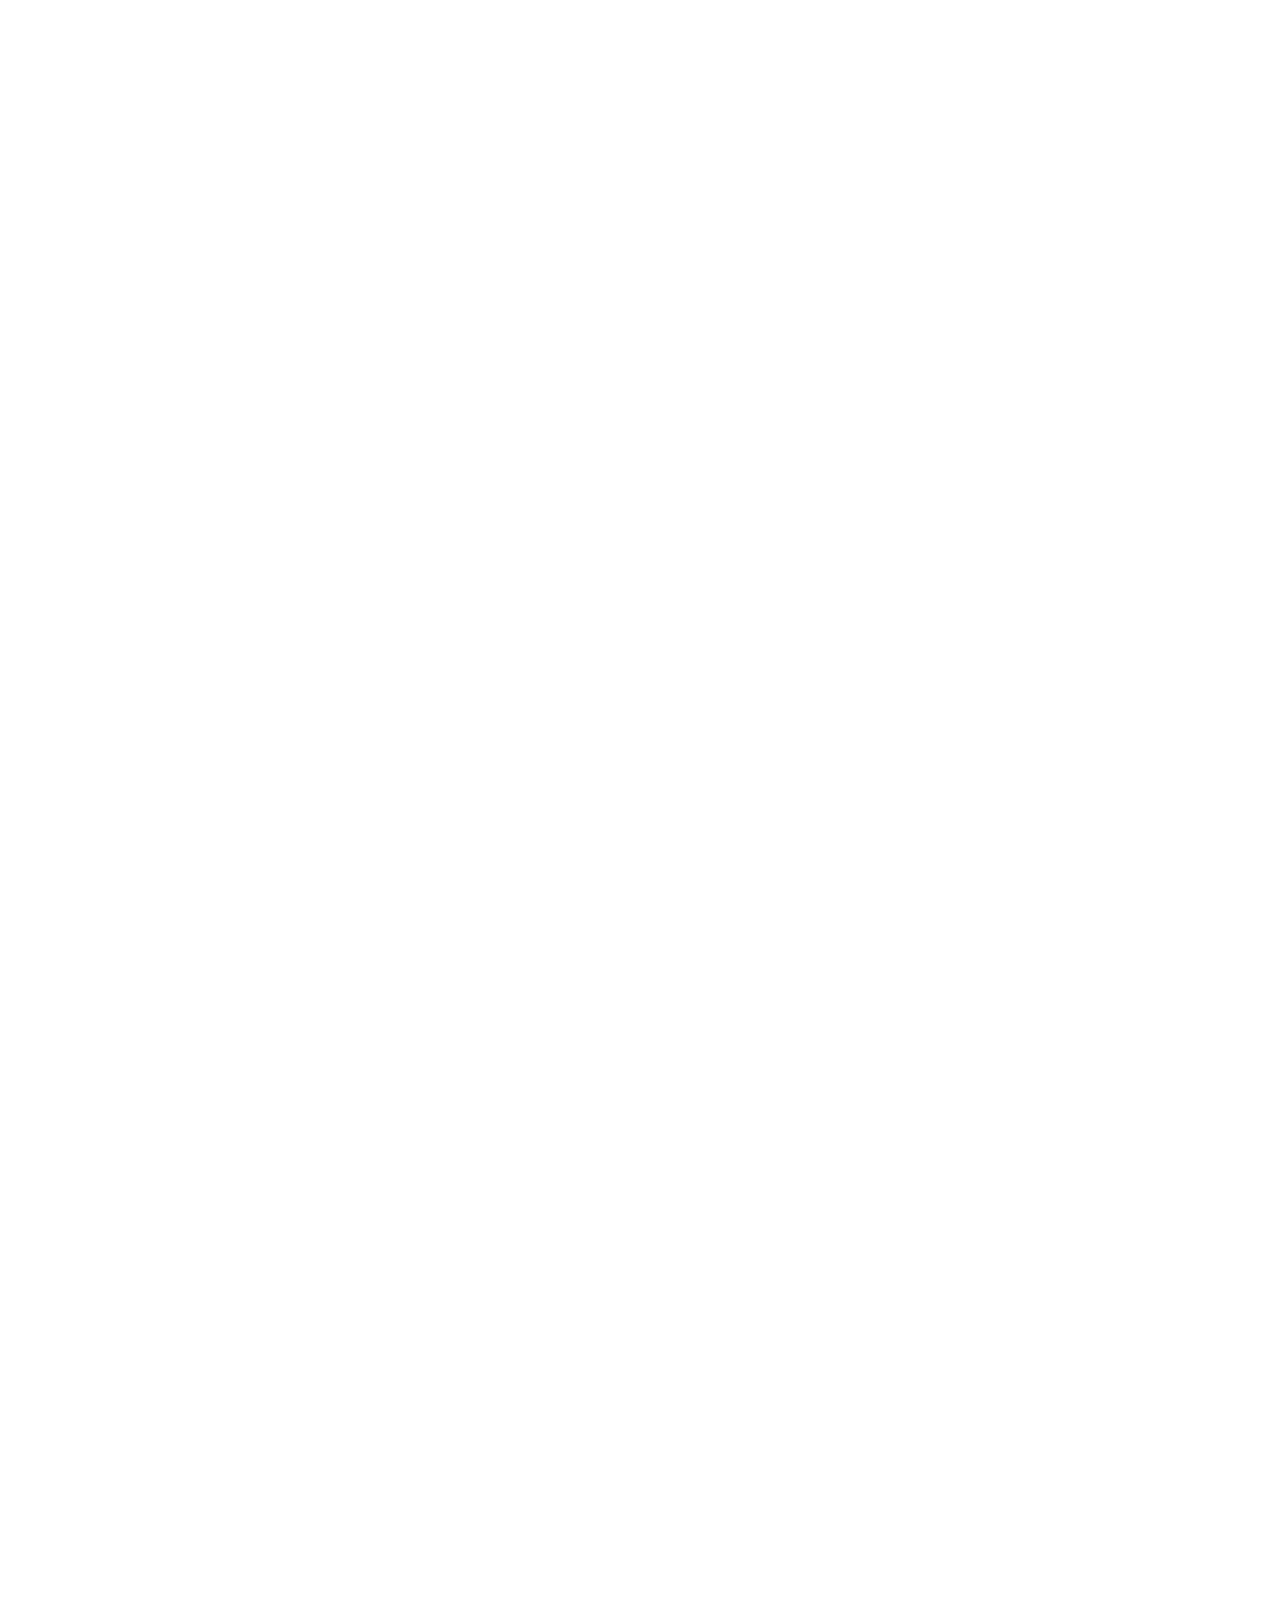
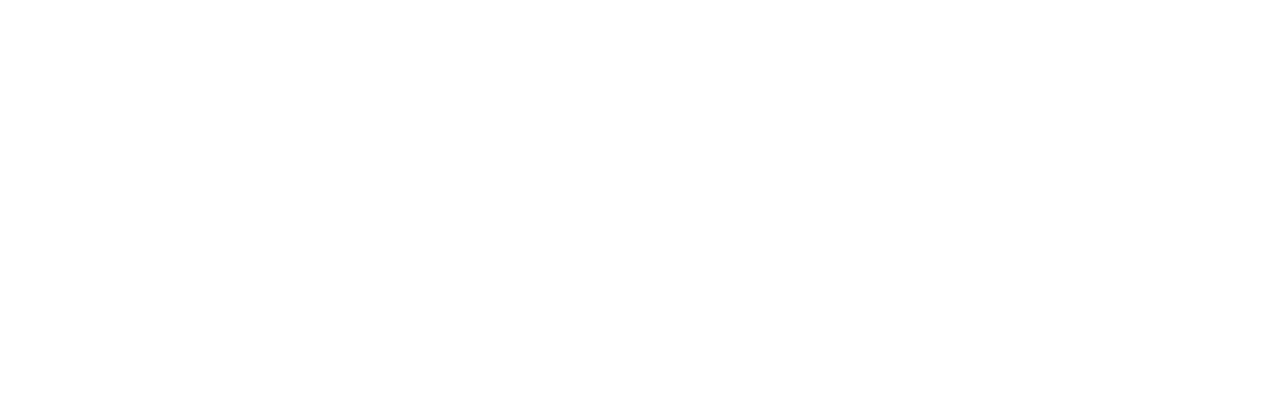
<file: 修改版6. 东风/firstPage.html>
<!DOCTYPE html>
<html>
	<head>
		<meta charset="utf-8" />
		<meta name="viewport" content="initial-scale=1.0, maximum-scale=1.0, user-scalable=no" />
		<title></title>
		<link rel="stylesheet" href="css/reset.css" />
		<link rel="stylesheet" type="text/css" href="css/首页.css" />
		<link rel="stylesheet" type="text/css" href="css/swiper.min.css" />
	
	</head>
	<body>
		<div class="father">
			<div class="firstSon"></div>
			<div class="secondSon">
				<div class="header">
					<p>
						<span>首页</span>
					</p>
					<p class="p1">活动声明</p>
					<p class="p2">精美视频</p>
					<p>
						<a href="http://www.dyk.com.cn/k4/" class="relation">访问官网</a>
					</p>
					<p class="p3">中奖名单</p>
				</div>
				<img src="img/page1_k4.png" alt="" />
			</div>
			<div class="thireSon">
				<div class="tv">
					<div class="thireHeader">
						<p class="tHleft">
							<img src="img/page1_btn_video_active.png" class="tHleft2" alt="" />
							<img src="img/page1_btn_video.png" class="tHleft1" alt="" />
						</p>
						<p class="tHright">
							<img src="img/page1_btn_pic.png" class="tHr1" />
							<img src="img/page1_btn_pic_active.png" class="tHr2" />
						</p>
					</div>
					<div class="show">
						<img class="showImg" src="img/page1_video_poster.png" onclick="begin()" />
						<video class="showtv" src="video/video.mp4"  ></video>
						<div class="swiper-container">
							<div class="swiper-wrapper">
							 <img class="swiper-slide" src="img/1.jpg">
                            <img class="swiper-slide" src="img/2.jpg">
                            <img class="swiper-slide" src="img/3.jpg">
                            <img class="swiper-slide" src="img/4.jpg">
                            <img class="swiper-slide" src="img/5.jpg">
							</div>
						</div>

					</div>

				</div>
			</div>
			<div class="actionExp">
				<div class="window">
					<div class="actionHeader">
						<p>活动声明</p>
						<img class="img1" src="img/commen_close.png" alt=""/>
					</div>
					<div class="content">
						<p>
							东风悦达起亚K4邀你一起看电影过新年！自<span class="fc">1月29号起至2月14号</span>，参与“东风悦达起亚K4邀你看电影”活动，就有机会获得<span class="fc">时光网免费电子兑换票2张</span>！！<br> 与东风悦达起亚K4一起观影，过大年！快来参加吧！
							<br> 奖项设置：
							<br> 获胜用户可获得由东风悦达起亚K4提供的的时光网免费电子兑换票2张。
						</p>
						<h4>特别声明：</h4>
						<p>
							参与者一旦参加本次活动，即视为同意并接受以下内容：<br> 1、参与者应保证其参加本次活动时提交的个人信息真实、准确、有效，如因提交的手机信息有误导致奖品无法发放，将视为自动放弃，时光网不另行安排补发奖品；
							<br> 2、手机号码为确认中奖和发奖的唯一凭证，请正确填写并保证手机号码畅通，如因填写错误或手机不畅通造成的发奖不成功，将视为放弃中奖资格，并不予重新更正发放；
							<br> 3、本活动奖品之寄送地址仅限中国大陆地区；
							<br> 4、本活动奖品不得转换、转让或折换现金；
							<br> 5、活动期间，严禁通过使用第三方软件、编写代码、黑客攻击、非正常操作流程、非正确手机号或资料信息等手段和方式以获取抽奖机会的行为，一经发现，将取消已获得的抽奖资格及已获奖奖项；
							<br> 6、如遇不可抗力因素，Mtime时光网有权终止活动，有权以相同价值产品替代已公布奖项；
							<br> 7、时光电子兑换券的适用城市、影院及观影类型，请咨询：4006118118或者详询电子兑换使用说明（“电子兑换使用说明“+链接：
							<a href="http://group.mtime.com/help/discussion/3555651/">http://group.mtime.com/help/discussion/3555651/</a>）；<br> 8、本次活动最终解释权归Mtime时光网所有。
							<br>
						</p>
					</div>
				</div>

			</div>
			<div class="nation">网络异常，请稍后再试</div>
			<img src="img/page1_btn_next.png" class="luck" alt="" />
		</div>
	</body>
		 	<script src="js/rem.js"></script>
	<script src="js/swiper.min.js"></script>
	<script type="text/javascript" src="js/touchjs.min.js"></script>
	<script src="js/index.js"></script>
    <script type="text/javascript">
        var swiper = new Swiper ('.swiper-container', {
        spaceBetween: 30,
        centeredSlides: true,
        autoplay: 2500,
        autoplayDisableOnInteraction: false
  }) 
    </script>
</html>
</file>
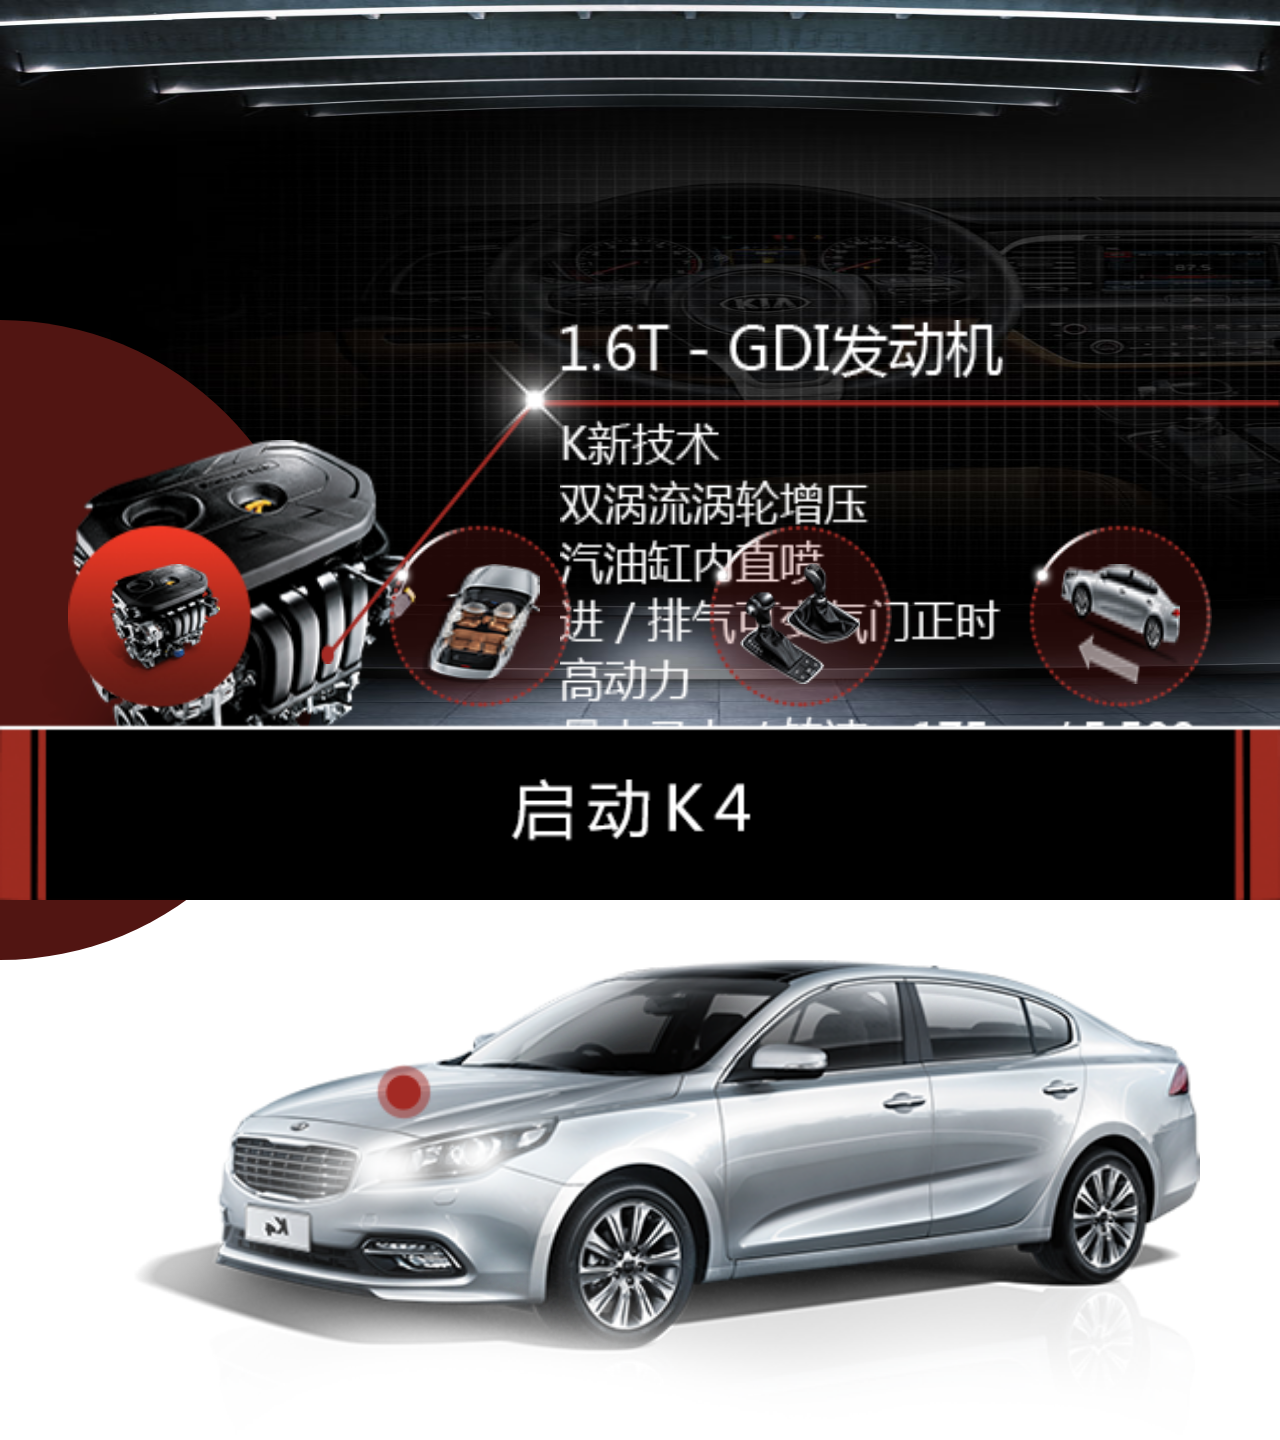
<file: 修改版6. 东风/introduce.html>
<!DOCTYPE html>
<html>

	<head>
		<meta charset="UTF-8">
		<meta name="viewport" content="initial-scale=1.0, maximum-scale=1.0, user-scalable=no" />
		<title></title>
		<link rel="stylesheet" type="text/css" href="css/reset.css" />
		<link rel="stylesheet" type="text/css" href="css/introduce.css" />
	</head>

	<body>
		<div class="wrapIntroduce">
			<div class="circle"></div>
			<div class="parts"></div>
			<div class="instruction"></div>
			<div class="detail_star"></div>
			<div class="detail_line"></div>
			<div class="detail_point"></div>
			<div class="detail_car"></div>
			<div class="turn_btn">
				<div class="choose_first"><img src="img/2214_1453779105.png" alt="" /></div>
				<div class="choose_second"><img src="img/4505_1453779105.png" alt="" /></div>
				<div class="choose_third"><img src="img/4536_1453779106.png" alt="" /></div>
				<div class="choose_fourth"><img src="img/4169_1453779106.png" alt="" /></div>
			</div>
			<div class="start_btn"></div>
		</div>
	</body>
	<script src="js/jquery-1.12.4.min.js" type="text/javascript" charset="utf-8"></script>
	<script src="js/introduce.js" type="text/javascript" charset="utf-8"></script>
	<script src="js/rem.js" type="text/javascript" charset="utf-8"></script>

</html>
</file>
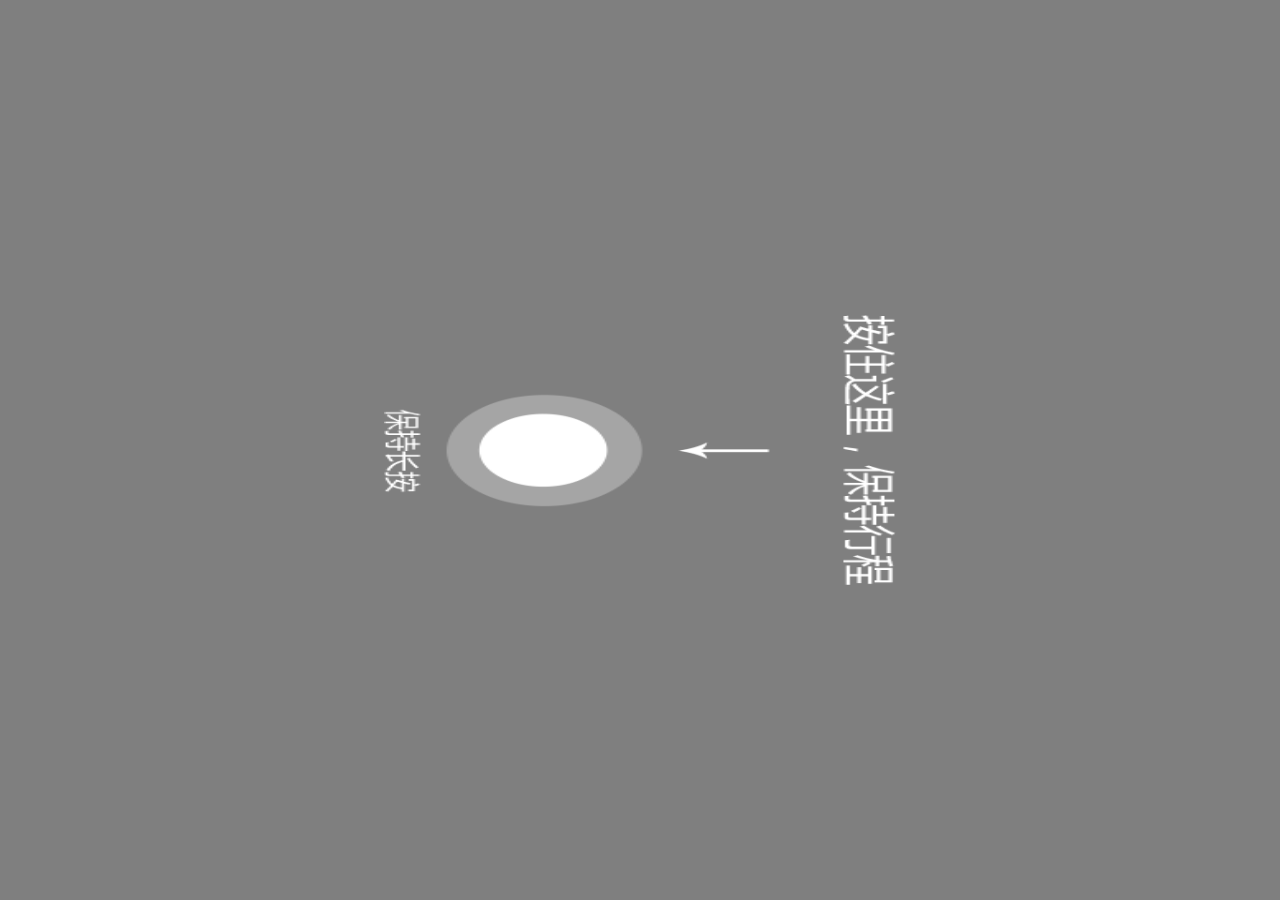
<file: 修改版6. 东风/K4_play.html>
<!DOCTYPE html>
<html>

	<head>
		<meta charset="UTF-8">
		<meta name="viewport" content="initial-scale=1.0, maximum-scale=1.0, user-scalable=no" />
		<link rel="stylesheet" type="text/css" href="css/reset.css" />
		<title></title>
		<style type="text/css">
			html,
			body {
				width: 100%;
				height: 100%;
			}
			
			.rule {
				width: 100%;
				height: 100%;
				background-color: rgba(0, 0, 0, 0.5);
				background-image: url(img/page4_tip.png);
				background-size: 40% 30%;
				background-position: center center;
				background-repeat: no-repeat;
				position: absolute;
				z-index: 99;
			}
			
			canvas {
				width: 100%;
				height: 100%;
			}
		</style>
	</head>

	<body>
		<div class="rule"></div>
		<canvas id="" width="" height="">您的浏览器不支持，请更新浏览器或使用其他浏览器</canvas>
	</body>
	<script src="js/jquery-1.12.4.min.js" type="text/javascript" charset="utf-8"></script>
	<script src="js/K4_play.js" type="text/javascript" charset="utf-8"></script>
	<script src="js/rem.js" type="text/javascript" charset="utf-8"></script>

</html>
</file>
<file: Flappy bird/css/bird.css>
@charset "UTF-8";
/**
 * @authors Your Name
 * @date    2016-05-26 10:26:10
 * @version Flappy bird
 */

/* style */
@import "index.css";

/* animation */
@import "animation.css";
</file>
<file: 写意英文网/css/common.css>
html,
body {
	width: 100%;
	/*height: 100%;*/
	/*min-width: 320px;*/
	
	margin: 0 auto;
}
p,dd,span{font-family: arial;}

img{width: 100%;}
a{-webkit-tap-highlight-color:transparent;}

.j_contact_us{
	width: 100%;
	/*height: 25.53%;*/
	/*height: 100%;*/
}
/*.line_title {
	padding-top: 70px;
	padding-bottom: 85px;
	width: 50%;
	margin: 0 auto;
	text-align: center;
}
.line_title i {
	display: inline-block;
	background: url(../img/line_yellow.png) no-repeat;
	margin-bottom: 0.7em;
	height: 2px;
	overflow: hidden;
	width: 25.53%;
}*/
.line_title span {
	color: #616161;
	font-family: arial;
	/*padding-left: 3%;
	margin-right: 3%;*/
	font-size: 1.625em;
	font-weight: bold;
}
.line_title{
	/*padding-top: 50px;
	padding-bottom: 65px;*/
	margin: 0 auto;
    text-align: center;
    /*padding-top: 7%;
    padding-bottom: 8%;*/
}
/*.line_title i{
	display: inline-block;
	background:url("../img/line_yellow.png"); 
	margin-bottom: 1.5%;
	width: 22%;
	max-width: 140px;
	height: 2px;
	overflow: hidden;
}*/
/*.line_title span{
	color: #616161;
	font-size: 1.9em;
	padding-left: 5%;
	margin-right: 5%;
	font-family: arial;
}*/
/*滚到顶部*/
.z_top{
	width: 5%;
	position: absolute;
	bottom: 0;
	/*left: 48%\0;*/
	margin-left: -2.5%;
	left: 50%;
	cursor: pointer;
	z-index: 100;
}
.z_top a{-webkit-tap-highlight-color:transparent;}
.z_top img{
	width: 100%;
	display: block;
}
#foot{
	overflow: hidden;
}
@media only screen and (max-width: 640px) {
	.line_title>span {font-size: 1.2em;}
	.line_title>i{margin: 0 0;}
	.z_top{width: 15%;display: none;}
	.j_tel>span{display: block;}
	
	/*.line_title {
		width:80%;
		padding-top: 11.19%;
   		padding-bottom: 12.88%;
	}*/
	/*.line_title>i{width: 18%;}*/
	.j_contact_us .j_contact_us_list {
	padding-bottom: 3em;
	}
}
@media only screen and (min-width: 641px) {
	/*.line_title>i{width: 18%;}
	.line_title {
		width:70%;
		}*/
}
@media only screen and (min-width: 768px) {
	/*.line_title>i{width: 18%;}
	.line_title {
		width:70%;
		}*/
}
@media only screen and (min-width: 960px) and (max-width: 1024px) {
	/*.line_title {
		padding-top: 8.19%;
		padding-bottom: 10.88%;
	}*/
	/*.line_title>i{width: 15%;}*/
	.j_contact_us_list {
	padding-bottom: 5em;
	}
}
</file>
<file: 写意英文网/css/nav.css>
.head_wrap{
	width: 100%;
	/*height: 100%;*/
	position: relative;
	z-index: 999;
	/* top: 0;left: 0;*/
	width: 100%;
	height: 4.2em;
	/*height: 68px;*/
	
	background-color: #ffffff;
	font-family: "微软雅黑";
	border-bottom: 2px solid #B4B4B4\0;
	box-shadow: 0px 1px 2px #999999;
	}
.j_nav_wrap{
	/*width: 100%;*/
	max-width: 980px;
	margin: 0 auto;
	}
.j_nav {
	position: relative;
	z-index: 999;
	width: 100%;
	height: 4.2em;
}

.j_nav .j_nativ_logo a>img{
	width: 100%;
}
.logo_wrap{
	display: table;
	height: 100%;
	}
.line_title div{

	}
.logo_wrap a{
	display: table-cell;
	vertical-align: middle;
}
.j_nativ_logo {
	display: inline-table;
	position: absolute;
	height: 100%;
	left: 7.4%;
	/*top: 22.41%;*/
	/*top: 50%;
	margin-top: -50%;*/
	/*宽是高的4.5倍*/
	width: 13.32%;
	/*height: 61.76%;*/
	/*height: 2.98%;*/
	
}

.j_nativ_list {
	position: absolute;
	/*right: 12.44%;*/
	right: 0;
	/*margin-right: 3%;*/
	overflow: hidden;
	/*height: 68px;*/
	width: 70%;
	height:100%;
	background-color: transparent;
}
.j_nativ_list .j_nativ_listgreen{background: #CFDB00;}
.j_nativ_list1 {
	float: left;
	/*width: 7.869%;*/
	line-height: 4.2em;
    text-align: center;
    /* height: 68px; */
    /* height: 100%; */
    min-width: 15%;
    margin-left: 0.2em;
}
.j_nativ_list1>a{
	display: block;
	width: 100%;
	height: 100%;
    -webkit-tap-highlight-color:transparent;
}
#buttonnav{
		display: none;
		position: relative;
		width: 1.4em;
		height: 1.2em;
		float: right;
		margin-right: 5%;
		top: 50%;
		margin-top: -0.6em;
		background: url(../img/nav.png) no-repeat ;
		background-size: 100% 100%;
		border: 0;
		outline-style: none;
	}
@media only screen and (min-width: 320px) and (max-width: 640px) {
	#head{height: 3.2em;
		}
	.head_wrap {
		position: fixed;
    height: 3.2em;
}
	.j_nav {
		height: 3em;	
}
.j_nav .j_nativ_logo a>img{
	width: 100%;
    -webkit-tap-highlight-color:transparent;
}
.j_nativ_logo {
	width: 21.312%;
	/*height: 61.76%;*/
	left: 4.344%;
}

.j_nativ_list {
	position: absolute;
	z-index: 999;
	top:4em;
	width: 30%;
	/*height:100%;*/
	/*height: 10em;*/
	height: 11em;
	margin-right: 0;
	overflow: inherit;
	background-color: #CFDB00;
	display: none;
}

.j_nativ_list1 {
	width: 100%;
	/*height: 100%;*/
	/*margin-left: 0.5em;*/
	/*line-height: 1.5em;*/
	line-height: 1.8em;
}
/*.j_nativ_list1:first-child{margin-left: 0;}*/
/*.j_nativ_list1:nth-last-of-type(2){margin-left:20% ;}*/
.j_nativ_list1>a{
	font-weight: bold;
	font-family: arial;
	/*font-size: 0.8em;*/
	font-size: 0.9em;
	}
	#buttonnav{
		position: relative;
		width: 1.8em;
		height: 1.6em;
		float: right;
		margin-right: 8%;
		top: 50%;
		margin-top: -0.8em;
		background: url(../img/nav.png) no-repeat ;
		background-size: 100% 100%;
		border: 0;
		outline-style: none;
        display:block;
        -webkit-tap-highlight-color:transparent;
	}
}
@media screen and (min-width: 640px) and (max-width: 720px) {
	#buttonnav{display: none;}
}
@media only screen and (min-width: 720px) {
	/*.j_nativ_list1 {
	width: 100%;
	margin-left: 0.5em;
	line-height: 1.5em;
	}
	#buttonnav{
		position: relative;
		width: 1.5em;
		height: 1.5em;
		float: right;
		margin-right: 5%;
		top: 50%;
		margin-top: -0.75em;
		background: url(../img/nav.jpg) no-repeat ;
		border: 0;
		outline-style: none;
	}*/
	/*#buttonnav{display: none;}*/
}
@media only screen and (max-width:320px ) {
	.j_nav .j_nativ_logo a>img{
	width: 125%;
	.j_nativ_list1 {
	
    min-width: 13.5%;
}
.j_nav {
	position: fixed;
}
}
@media only screen and (min-width: 768px) {
	/*#buttonnav{display: none;}*/
	.j_nativ_list1 {
	
    min-width: 16.5%;
}
.j_nav {
	position: fixed;
}
}
@media only screen and (min-width: 640px) and (max-width: 850px) {
	#buttonnav{display: block;}
	.j_nativ_list {
	position: absolute;
	z-index: 999;
	top:4em;
	width: 30%;
	height: 11em;
	margin-right: 0;
	overflow: inherit;
	background-color: #CFDB00;
	display: none;
}

.j_nativ_list1 {
	width: 100%;
	line-height: 1.8em;
}
.j_nativ_list1>a{
	font-weight: bold;
	font-family: arial;
	/*font-size: 0.8em;*/
	font-size: 0.9em;
	}
}
@media only screen and (min-width: 850px) and (max-width:960px ) {
	#buttonnav{display: none;}
	
}

@media only screen and (min-width: 960px)  and (max-width: 1040px) {
	#buttonnav{display: none;}
}
.j_nativ_list1 {
    min-width: 13.5%;
}
.j_nav {
	position: fixed;
}
</file>
<file: 写意英文网/css/footer.css>
.j_contact_us .j_contact_us_list{font-family: arial;}
.j_contact_us_list {
	width: 100%;
	text-align: center;
	color: #898989;
	font-size: 1em;
	line-height: 1.5em;
	padding-bottom: 5.9375em;
	font-family: arial;
	font-weight: lighter;
	/*padding-bottom: 23.34%;*/
}
.j_footer {
	width: 100%;
	/*height: 65px;*/
	height: 4.062em;
	text-align: center;
	/*font-size: 1em;*/
	background-color: #b4b4b4;
	/*line-height: 65px;*/
	line-height: 4.062em;
	border-top: 2px solid #cfdb00;
	overflow: hidden;
}
.j_copyright {
	font-size: 1.25em;
	color: white;
}
/*@media only screen and (min-width: 960px) and (max-width: 1200px) {
	.j_content4_list .j_content4_list_img {
		margin-left: 3%;
	}
}*/
@media only screen and (min-width: 320px) and (max-width: 640px) {
	.j_footer {
	height: 2.5em;
	line-height: 2.5em;
}
	.j_copyright {
    font-size: 0.8em;
    color: white;
}
}
@media only screen and (min-width: 720px) {
	.j_copyright {
    font-size: 1em;
    color: white;
}
}
@media only screen and (min-width: 768px) {
	
}
@media only screen and (min-width: 960px)  and (max-width: 1040px) {
	
}
</file>
<file: 写意英文网/css/footer2.css>
.footer{
	width: 100%;
	
}
.footer_wrap{
	width: 100%;
}
.j_contact_us{
	width: 100%;
	/*height: 100%;*/
	max-width: 980px;
	margin: 0 auto;
}
.title_wrap{margin:0 auto;
max-width: 25em;min-width: 8em;}

.line_title {
	width: 98%;
	height: 100%;
	/*max-width: 980px;*/
	/*max-height: 5.7em;*/
	margin: 0 auto;
	text-align: center;
	/*max-width: ;*/

}
.line_title>i{
	display: inline-block;
	/*min-width: 5em;*/
	/*width: 25%;*/
	width: 31%;
	height: 100%;
	background: url(../img/line_yellow.png) no-repeat;
	background-position: center;
	float: left;
	
}
.line_title>span{
	display: inline-block;
	height: 100%;
	/*width: 50%;*/
	width: 38%;
	line-height: 100%;
	line-height: 5.7em;
	max-height: 5.7em;
	float: left;
}
.j_contact_us_list{
	padding-bottom: 5.6em;
	text-align: center;
}
.j_contact_us_list>li{
	font-size: 1em;
	line-height: 1.5em;
	font-family: arial;
	font-weight: lighter;
}
.j_footer {
	width: 100%;
	height: 4em;
	text-align: center;
	background-color: #b4b4b4;
	line-height: 4em;
	border-top: 2px solid #cfdb00;
	overflow: hidden;
}
.j_copyright_wrap{
	max-width: 980px;
	margin: 0 auto;
}
.j_copyright {
	font-size: 1em;
	color: white;
}
@media only screen and (min-width: 320px) and (max-width: 640px) {
	.j_tel>span{display: block;}
	.j_contact_us_list,.j_copyright {
		font-size: 0.8em;
	}
	.j_footer {
	height: 3em;
	line-height: 3em;
	}
	.line_title>i {
	    width: 16%;
	}
	.line_title>span {
		font-size: 1em;
	    width: 50%;
	}
}
@media only screen and (min-width: 960px) and (max-width:1024px) {
	.line_title>i{
		width: 25%;
	}
	.line_title>span{
		width: 50%;
	}
}
</file>
<file: 写意英文网/css/about.css>
body{width: 100%;}
.aboutwrap{
	width: 100%;
	margin:  0 auto;
	background: #F5F5F5;
}
.j_content_wrap{
	width: 980px;
	margin:  0 auto;
}
@media only screen and (max-width: 640px){
	.j_content_wrap{
		width: 100%;
	}
}

.footer_wrap1{width: 100%;margin:  0 auto;}
.j_contact_us{
	max-width: 980px;
	margin:  0 auto;
}
.title_wrap{margin: 0 auto;
    max-width: 25em;
    min-width: 8em;}

.j_content{/*padding-top: 90px;*/text-align: center;background-color: #f5f5f5;width: 100%;margin: 0 auto;}
.j_content>.j_content_img{/*text-align: center;*/margin: 0 auto;width: 80%;max-width: 250px;padding-top: 3em;}
.j_content>div>img{width: 100%;max-width: 350px;}
.j_content_text{width:54.5%;margin: 0 auto;/*padding-top: 35px;*/text-align: left;text-indent: 2em;}
.j_content_text p{padding-bottom: 2em;line-height: 2em;font-size: 1em;word-break: break-all;font-weight: lighter;}

.title_wrap{margin:0 auto;
max-width: 25em;min-width: 8em;
overflow: hidden;
}

.line_title {
	width: 98%;
	height: 100%;
	height: 5em;
	/*max-width: 980px;*/
	/*max-height: 5em;*/
	margin: 0 auto;
	text-align: center;
	/*max-width: ;*/

}
.line_title>i{
	display: inline-block;
	font-size: 1.625em;
	/*min-width: 5em;*/
	/*width: 25%;*/
	width: 25%;
	/*height: 100%;*/
	height: 5em;
	background: url(../img/line_yellow.png) no-repeat;
	background-position: center;
	float: left;
	
}
.line_title>span{
	display: inline-block;
	font-size: 1.625em;
	/*height: 100%;*/
	height: 5em;
	/*width: 50%;*/
	width: 50%;
	line-height: 100%;
	line-height: 5em;
	max-height: 5em;
	float: left;
}
@media only screen and (min-width: 320px) and (max-width: 640px) {
	.j_content>.j_content_text{width: 95%;word-break: break-all;}
	.line_title{width: 80%;}
	.line_title>i {
	    width: 25%;
	    font-size: 1em;
	}
	.line_title>span {
		font-size: 1em;
	    width: 50%;
	}
	.j_content_text {
    width: 95%;
}
	.j_content_text p {
    font-size: 0.9em;

}
}
</file>
<file: 写意英文网/css/index.css>
.displaya{display: block;position: relative;width: 100%;height: 100%;}
.displaya>img:first-child{
	position: absolute;
	transition: all .35s;
    opacity: 1;
    position: absolute;
    top: 0;
    left: 0;
    z-index: 0;

}
.displaya img{
	height: 100%;
	/*position: absolute;*/
	float: left;
}
.title_wrap{overflow: hidden;}
.padding{
	padding-bottom: 3em;
}
#wrap{
	width: 100%;
}
#wrap .header{
	width: 100%;
}
#wrap .header .jav{
	width: 100%;
}
.nav_wrap{
	max-width: 980px;
	position: relative;
	margin: 0 auto;
	height: 100%;
}
.j_index_content {
	background-color: #f5f5f5;
	padding-bottom: 8%;
	width: 100%;
    overflow: hidden;
}

.j_ourservice {
	
	border-top: 1px solid #bfbfbf;
	overflow: hidden;
	/*width: 80%;*/
	/*width: 69%;*/
	width: 980px;
	
	/*注意啦啦啦啦最小宽度*/
	/*min-width: 960px;*/
	margin: 0 auto;
}
@media screen and (max-width: 640px){
	.j_ourservice{
		width: 100%;
	}
}
.j_ourservice_list {
	position: relative;
	overflow: hidden;
	/*width: 1025px;*/
	/*min-height: 11.25em;*/
	width: 100%;
	border-bottom: 1px solid #bfbfbf;
	/*min-height: 240px;*/
	display: block;
	/*transition: all 0.35s;
	-webkit-transition: all 0.35s;
	-moz-transition: all 0.35s;
	-ms-transition: all 0.35s;
	-o-transition: all 0.35s;*/
}
.j_ourservice_list_img {
	position: relative;
	 max-width: 667px;
    /*max-height: 241px;*/
	/*width: 63.4%;*/
	width: 60%;
	float: left;
	overflow: hidden;
}
/*.hide{position: relative;top: 0;left: 0;z-index: -1;}*/
/*图片将撑满*/
.j_ourservice_list_img>a{width: 100%;height: 100%;-webkit-tap-highlight-color:transparent;display: block;}
.j_ourservice_list_img>img {
	width: 100%;
	height: 100%;
	max-width: 667px;
	max-height: 241px;
	min-width: 240px;
	float: left;
    -webkit-tap-highlight-color:transparent;
	transition: all 0.35s;
	-webkit-transition: all 0.35s;
	-moz-transition: all 0.35s;
	-ms-transition: all 0.35s;
	-o-transition: all 0.35s;
}
.j_ourservice_list_img>a>img:first-child{display: none;}
.j_ourservice_list_column {
	/*width: 21px;*/
	
	width: 1.2em;
	/*min-height: 240px;*/
	height: 212px;
	background-color: #CFDB00;
	float: left;
	overflow: hidden;
	display: block;
	transition: all 0.35s;
	-webkit-transition: all 0.35s;
	-moz-transition: all 0.35s;
	-ms-transition: all 0.35s;
	-o-transition: all 0.35s;
}
.j_ourservice_list_text {
	/*width: 340px;*/
	/*min-height: 12em;*/
	/*max-height: 245px;*/
	transition: all 0.35s;
	-webkit-transition: all 0.35s;
	-moz-transition: all 0.35s;
	-ms-transition: all 0.35s;
	-o-transition: all 0.35s;
	/*width: 31.71%;*/
	width: 34%;
	float: left;
	padding-left: 2%;
	overflow: hidden;
	color: rgb(176, 176, 176);
}
.j_ourservice_list_text h6 {
	font-size: 1.875em;
	font-weight: bold;
	font-family: arial;
	padding-top: 0.5em;
	word-break: break-all;
}
.j_ourservice_list_text p {
	font-family: "微软雅黑";
	font-size: 0.9375em;
	line-height: 1.8em;
	padding-top: 0.5em;
	word-break: break-all;
}
.j_ourservice_list_text_align_right p,
.j_ourservice_list_text_align_right h6 {
	text-align: right;
	padding-left: none;
	padding-right: 3%;
}
.j_ourservice_list_text_align_right>.j_ourservice_list_text{float: left;}
.j_ourservice_list_text_align_right>.j_ourservice_list_column{float: right;}
.j_ourservice_list_text_align_right>.j_ourservice_list_img{float: right;}
.j_ourservice_list_img>div{position: absolute;z-index: 999;top:0;left: 0;background-color:#B4B4B4;opacity: 0.3;filter:alpha(opacity=30);}


@media only screen and (min-width: 320px) and (max-width: 640px) {
	.j_ourservice{width: 95%;}
	.j_ourservice_list_img {float: left;width: 100%;
	top: 0;
	/*max-height: 150px;*//*overflow: hidden;*/}
	.j_ourservice_list_column{display: none;}
	.j_ourservice_list_text{width: 95%;padding: 0;text-align: center;}
	.j_ourservice_list_text h6 {font-size: 1.3em;padding-top: 5%;}
	.j_ourservice_list_text p {font-size: 0.8em;line-height: 1.6em;padding-top: 3%;}
	.j_ourservice_list_text_align_right>.j_ourservice_list_text{float: left;}
	.j_ourservice_list_text_align_right>.j_ourservice_list_column{float: left;}
	.j_ourservice_list_text_align_right>.j_ourservice_list_img{float:left;}
	.j_ourservice_list_text_align_right p, .j_ourservice_list_text_align_right h6{text-align: center;}
	/*.j_ourservice_list_text_align_right{padding: 0;text-align: center;float: right;}*/
	/*#buttonnav{
		position: relative;
		width: 1.5em;
		height: 1.5em;
		float: right;
		margin-right: 5%;
		top: 50%;
		margin-top: -0.75em;
		background: url(../img/nav.png) no-repeat ;
		border: 0;
		outline-style: none;
	}*/
	.j_ourservice_list_text {
	/*width: 340px;*/
	min-height: 5em;
	}
}

@media only screen and (min-width: 720px) {
	/*#buttonnav{
		width: 2.8125em;
		height: 2.8125em;
		float: right;
		border: 0;
		outline-style: none;
	}
	*/
	.j_ourservice_list_text {
	/*width: 340px;*/
	min-height: 5em;
	}
}
@media only screen and (min-width: 768px) {
	.j_ourservice_list_text {
	/*width: 340px;*/
	min-height: 5em;
	}
}
@media only screen and (min-width: 960px) and (max-width: 1024px) {
	.j_ourservice_list_text {
	/*width: 340px;*/
	min-height: 8em;
	}
}
</file>
<file: 修改版6. 东风/css/首页.css>
html,body{
	width:100%;
	height: 100%;
	
}
.firstSon,
.secondSon,
.thireSon {
	background-repeat: no-repeat;
	background-size: 100% 100%;
	width:100%;
}

.father {
	width:100%;
	height: 100%;
	/*overflow: scroll;*/
	/*overflow: hidden;*/
	position: relative;
}

.firstSon {
	width:100%;
	height: 7rem;
	background-image: url(../img/page1_top_bg.jpg);
}

.secondSon {
	width:100%;
	height:21.5rem;
	background-image: url(../img/page1_main_bg.jpg);
}

.thireSon {
	width:100%;
	height:12rem;
	background-image: url(../img/loading_bg.jpg);
	position: relative;
}

.header {
	width: 100%;
	height: 2.0rem;
	background-color: #a32a24;
	display: flex;
	justify-content: space-around;
}
.secondSon>img{
	width: 16rem;
	height: 12rem;
}
.header>p:nth-child(1) {
	color: white;
	width: 3rem;
	height: 2.0rem;
	background-image: url(../img/page1_nav_active.png);
	background-repeat: no-repeat;
	background-size: 100% 100%;
	font-weight: 900;
	font-size: 0.75rem;
	text-align: center;
	line-height:2.0rem;
}
.header>p>span{
	 text-decoration:none;
	 color: #b24e49;
}

.secondSon>img {
	margin:12rem 0rem;
}

.header>p:nth-child(2),
.header>p:nth-child(3),
.header>p:nth-child(4),
.header>p:nth-child(5),.relation {
	color: #C75A54;
	font-weight: 900;
	line-height: 2.0rem;
	font-size: 0.75rem;
	overflow: hidden;
}
.relation{
	text-decoration:none;
}
.tv {
	width: 12rem;
	height:10rem;
	position: absolute;
	top: 1rem; 
	left:2rem;
}

.thireHeader {
	width:12rem;
	height: 1.5rem;
	background-color: red;
	text-align: center;
	line-height: 1.5rem;
}

.tHleft,
.tHright,
.tHleft1,
.tHleft2,
.tHr1,
.tHr2 {
	background-repeat: no-repeat;
	background-size: 100% 100%;
	float: left;
	width:6rem;
	height: 1.5rem;
}

.tHleft1 {
	display: none;
}

.tHr2 {
	display: none;
}

.show {
	width: 12rem;
	height: 8rem;
    border:0.2rem solid red;
	position: relative;
}

.showImg {
	width:12rem;
	height: 8.1rem;
	position: absolute;
	z-index: 100;
	margin: -2px 0px 2px -2px;
}

.showtv {
	width: 12rem;
	height: 8rem;
	display: none;
	object-fit: fill;
	position: absolute;
	z-index: 50;
}
.swiper-container {
    width:100%;
    height:100%;
} 
.swiper-slide {
	text-align: center;
    background: #fff;
        
        /* Center slide text vertically */
        display: -webkit-box;
        display: -ms-flexbox;
        display: -webkit-flex;
        display: flex;
        -webkit-box-pack: center;
        -ms-flex-pack: center;
        -webkit-justify-content: center;
        justify-content: center;
        -webkit-box-align: center;
        -ms-flex-align: center;
        -webkit-align-items: center;
        align-items: center;
}
.actionExp{
	width: 11rem;
	height: 20rem;
	opacity: 0.9;
	background-image: url(../img/loading_bg.jpg);
	background-repeat: no-repeat;
	background-size: 100% 100%;
	position: absolute;
	top: 0;
	left: 2.5rem;
	overflow: scroll;
	display: none;
	z-index: 2;
}

.window{
	width:100% ;
	height: 100%;
}
.actionHeader{
	width: 11rem;
	height:4rem;
    background-color: #000000;
	position: fixed;
	top: 0;
	left: 2.5rem;
	z-index: 2;
}
.actionHeader>p{
	margin-top:1.3rem;
	margin-left:3rem; 
	font-size: 1rem;
	color: white;
}
.actionHeader>img{
	position: absolute;
	top: 5%;
	right: 5%;
	width: 2rem;
	height: 3rem;
}
.content{
	position: absolute;
	top: 20%;
	left: 5%;
	right: 5%;
	z-index: 0;
}
.content>p{
	color: white;
	font-size: 0.4rem;
}

.nation{
	position: absolute;
	top: 20rem;
	left: 5rem;
	width: 2rme;
	height: 1rme;
	background-image:url(../img/loading_bg.jpg);
	opacity: 0.4;
	color: white;
	font-size: 1rem;
	font-weight: 900;
	display: none;
	z-index: 1;
}

.luck{
	width:6rem;
	height: 2rem;
    position: absolute;
    top: 18rem;
    right: 2rem;
    z-index: 1;
}
</file>
<file: 修改版6. 东风/css/introduce.css>
html,
body {
  width: 100%;
  height: 100%;
  font-size: 20px;
  overflow: hidden;
}
@keyframes parts1_move {
  from {
    transform: translateX(-12rem);
  }
  to {
    transform: translateX(0);
  }
}
@keyframes instruction1_move {
  from {
    transform: translateX(12rem);
  }
  to {
    transform: translateX(0);
  }
}
@keyframes parts2_move {
  from {
    transform: translateX(-12rem);
  }
  to {
    transform: translateX(0);
  }
}
@keyframes instruction2_move {
  from {
    transform: translateX(12rem);
  }
  to {
    transform: translateX(0);
  }
}
@keyframes parts3_move {
  from {
    transform: translateX(-12rem);
  }
  to {
    transform: translateX(0);
  }
}
@keyframes instruction3_move {
  from {
    transform: translateX(12rem);
  }
  to {
    transform: translateX(0);
  }
}
@keyframes parts4_move {
  from {
    transform: translateX(-12rem);
  }
  to {
    transform: translateX(0);
  }
}
@keyframes instruction4_move {
  from {
    transform: translateX(12rem);
  }
  to {
    transform: translateX(0);
  }
}
@keyframes point_size {
  0 {
    transform: scale(1, 1);
  }
  50% {
    transform: scale(1.3, 1.3);
  }
  100% {
    transform: scale(1, 1);
  }
}
.wrapIntroduce {
  width: 100%;
  height: 100%;
  background-image: url("../img/page3_bg.jpg");
  background-size: 100% 100%;
  background-repeat: no-repeat;
}
.wrapIntroduce .circle {
  width: 8rem;
  height: 8rem;
  border-radius: 50%;
  background-color: #511512;
  position: absolute;
  left: -4rem;
  top: 4rem;
}
.wrapIntroduce .parts {
  width: 4.7rem;
  height: 5.3rem;
  background-image: url("../img/7705_1453779100.png");
  background-size: 100% 100%;
  background-repeat: no-repeat;
  position: absolute;
  left: 0.5rem;
  top: 5.5rem;
  animation: parts_move 1s linear forwards;
}
.wrapIntroduce .detail_line {
  width: 12rem;
  height: 3.3rem;
  background-image: url("../img/2115_1453779103.png");
  background-size: 100% 100%;
  background-repeat: no-repeat;
  position: absolute;
  right: 0;
  top: 5rem;
}
.wrapIntroduce .detail_star {
  width: 2rem;
  height: 2rem;
  background-image: url("../img/2407_1453779106.png");
  background-size: 100% 100%;
  background-repeat: no-repeat;
  position: absolute;
  left: 5.7rem;
  top: 4rem;
  z-index: 99;
}
.wrapIntroduce .instruction {
  width: 9rem;
  height: 7rem;
  background-image: url("../img/2062_1453779100.png");
  background-size: 100% 100%;
  background-repeat: no-repeat;
  position: absolute;
  right: 0;
  top: 4rem;
  animation: instruction_move 1s linear forwards;
}
.wrapIntroduce .detail_car {
  width: 15rem;
  height: 6rem;
  background-image: url("../img/5865_1453779098.png");
  background-size: 100% 100%;
  background-repeat: no-repeat;
  position: absolute;
  top: 12rem;
}
.wrapIntroduce .detail_point {
  width: 0.7rem;
  height: 0.7rem;
  background-image: url("../img/1536_1453779105.png");
  background-size: 100% 100%;
  background-repeat: no-repeat;
  position: absolute;
  left: 4.7rem;
  top: 13.3rem;
  z-index: 99;
  animation: point_size 1s linear infinite;
}
.wrapIntroduce .start_btn {
  width: 100%;
  height: 2.2rem;
  background-image: url("../img/page3_btn_start.png");
  background-size: 100% 100%;
  background-repeat: no-repeat;
  position: fixed;
  bottom: 0;
}
.wrapIntroduce .turn_btn {
  width: 100%;
  height: 3rem;
  display: flex;
  flex-flow: row nowrap;
  justify-content: space-around;
  position: absolute;
  bottom: 1.7rem;
}
.wrapIntroduce .turn_btn .choose_second,
.wrapIntroduce .turn_btn .choose_third,
.wrapIntroduce .turn_btn .choose_fourth {
  width: 2.3rem;
  height: 2.3rem;
  background-image: url("../img/4575_1453779105.png");
  background-size: 100% 100%;
  background-repeat: no-repeat;
  text-align: center;
}
.wrapIntroduce .turn_btn .choose_second img,
.wrapIntroduce .turn_btn .choose_third img,
.wrapIntroduce .turn_btn .choose_fourth img {
  margin-top: 0.5rem;
  width: 1.5rem;
  height: 1.5rem;
}
.wrapIntroduce .turn_btn .choose_first {
  width: 2.3rem;
  height: 2.3rem;
  background-image: url("../img/page3_choosed_bg.png");
  background-size: 100% 100%;
  background-repeat: no-repeat;
  text-align: center;
}
.wrapIntroduce .turn_btn .choose_first img {
  margin-top: 0.5rem;
  width: 1.5rem;
  height: 1.5rem;
}
/*# sourceMappingURL=introduce.css.map */
</file>
